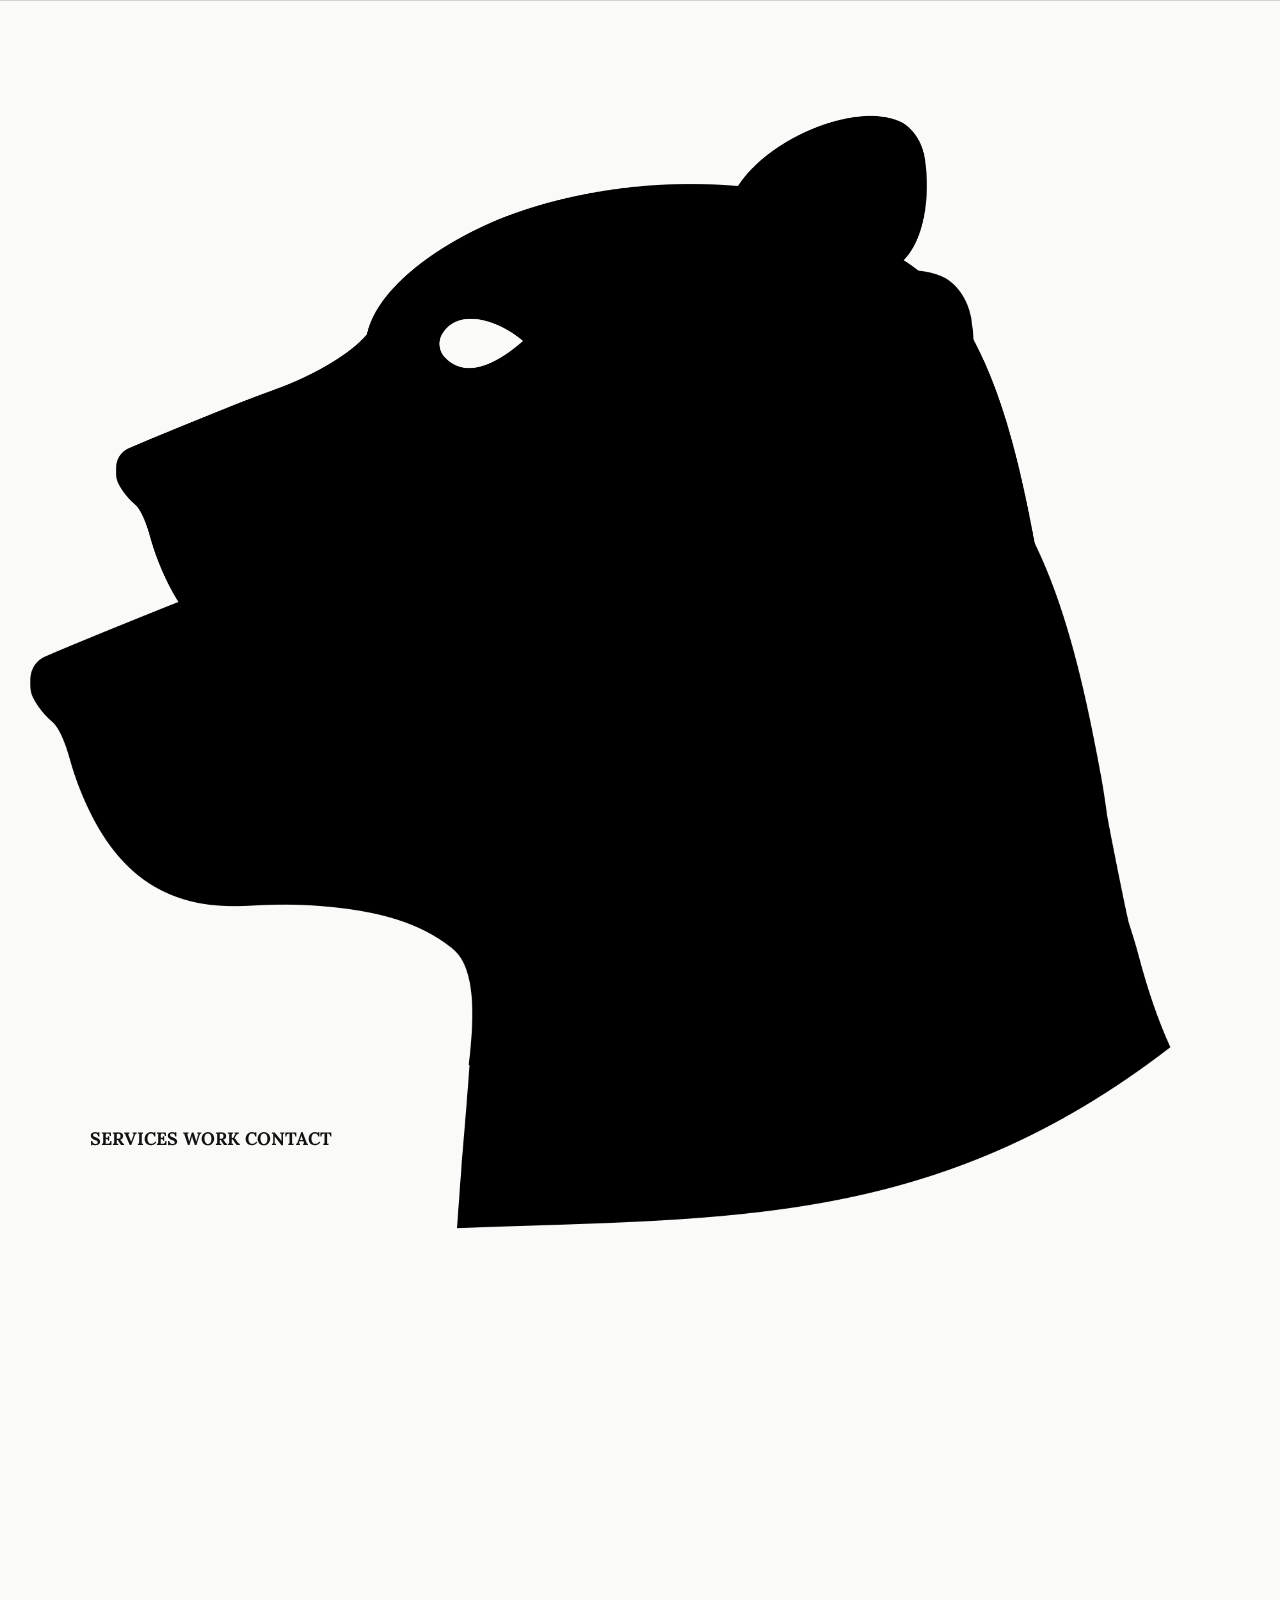
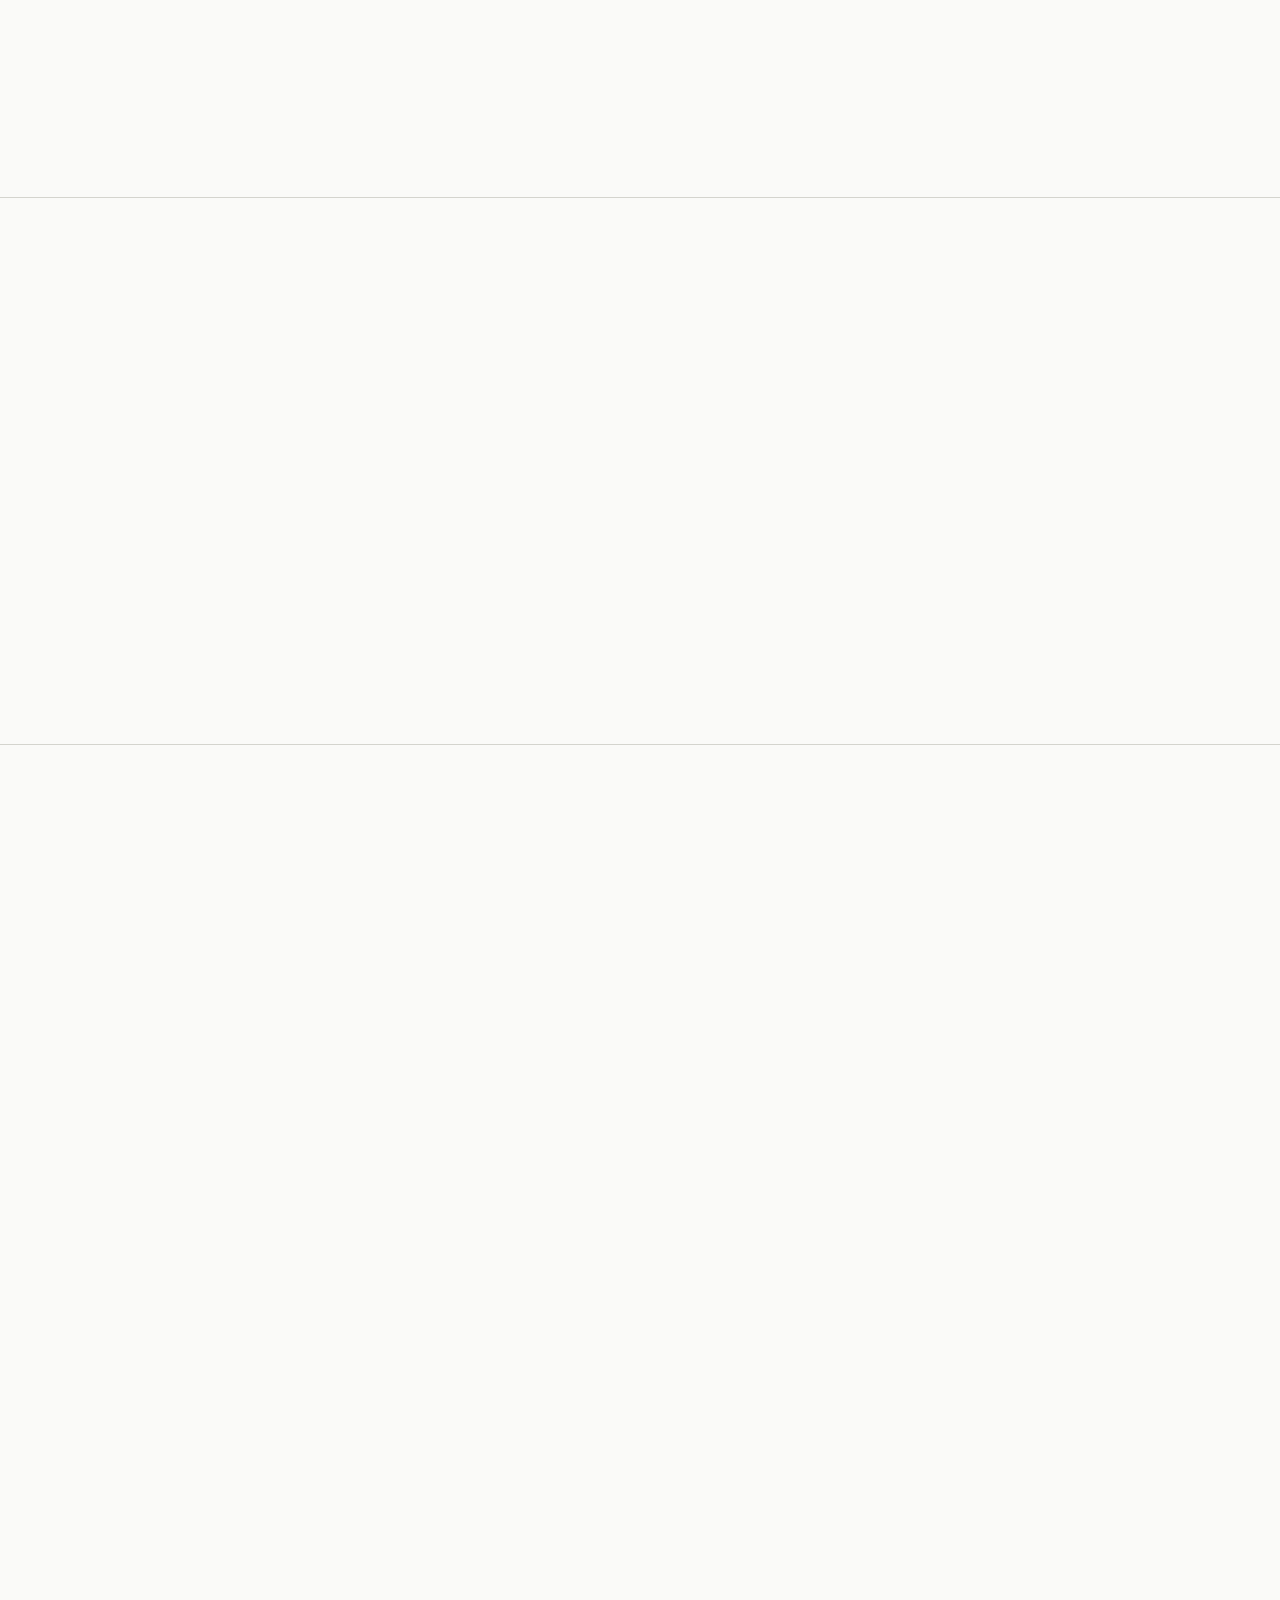
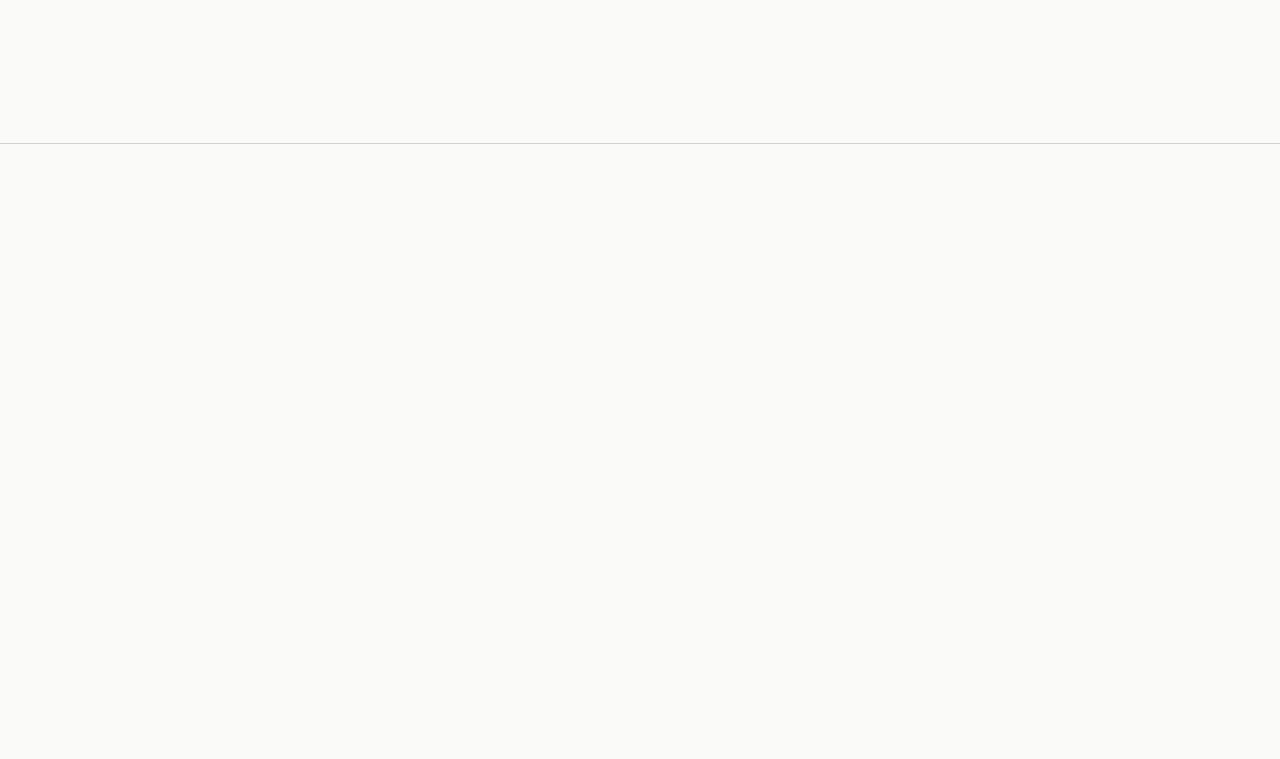
<file: index.html>
<!-- This HTML has been written with the help of the Gemini AI LLM -->
<!DOCTYPE html>
<html lang="en">
<head>
  <meta charset="UTF-8" />
  <meta name="viewport" content="width=device-width, initial-scale=1.0" />
  <title>OBFORD | IT Consultancy</title>

  <link rel="preconnect" href="https://fonts.googleapis.com">
  <link rel="preconnect" href="https://fonts.gstatic.com" crossorigin>
  <link href="https://fonts.googleapis.com/css2?family=Quattrocento:wght@400;700&family=Lora:ital,wght@0,400;1,400&display=swap" rel="stylesheet">

  <link rel="stylesheet" href="styles.css" />

  <link id="dynamic-favicon" rel="icon" type="image/png" sizes="32x32" href="assets/Logo/obford-black-favicon/favicon-32x32.png">
  <link rel="apple-touch-icon" sizes="180x180" href="assets/Logo/obford-black-favicon/apple-touch-icon.png">
  <link rel="manifest" href="assets/Logo/obford-black-favicon/site.webmanifest">
</head>

<body class="mode-scroll">

  <header class="site-header">
    <div class="header-inner">
      <picture class="logo-small">
        <source srcset="assets/Logo/obford-white.png" media="(prefers-color-scheme: dark)">
        <img src="assets/Logo/obford-black.png" alt="OBFORD Logo" />
      </picture>

      <nav>
        <a href="#services"><strong>SERVICES</strong></a>
        <a href="#work"><strong>WORK</strong></a>
        <a href="#contact"><strong>CONTACT</strong></a>
      </nav>
    </div>
  </header>

  <main class="snap-container">

    <section id="hero" class="section hero snap">
      <div class="section-inner">
        <picture class="logo-large reveal">
          <source srcset="assets/Logo/obford-white.png" media="(prefers-color-scheme: dark)">
          <img src="assets/Logo/obford-black.png" alt="OBFORD Logo" />
        </picture>

        <h1 class="reveal">OBFORD</h1>

        <p class="tagline reveal">
          Independent IT consultancy delivering<br>
          secure, reliable systems for growing teams.
        </p>
      </div>
      <div class="arrow section-arrow" data-scroll="#services"></div>
    </section>

    <section id="services" class="section snap">
      <div class="section-inner">
        <h2 class="reveal">SERVICES</h2>
        <p class="muted reveal">
          IT Operations · Infrastructure · Automation · Security & reliability
        </p>

        <p class="reveal">
          Practical consultancy focused on real-world IT operations, from end-user
          environments and device fleets to infrastructure, tooling, and long-term reliability.
        </p>
      </div>
      <div class="arrow section-arrow" data-scroll="#work"></div>
    </section>

    <section id="work" class="section snap">
      <div class="section-inner">
        <h2 class="reveal">WORK</h2>
        <p class="reveal">
          Hands-on delivery across gaming, energy, retail, and enterprise IT environments.
        </p>

        <p class="muted reveal">
          Experience includes operating as a IT engineer within an Xbox Game Studio
          supporting 500+ users, alongside enterprise support roles and infrastructure-focused work.
        </p>

        <div class="trusted reveal">
          <p class="trusted-text">Companies I've Worked With</p>
          <ul class="trusted-logos">
            <li><img src="assets/Trusted/xbox.png" alt="Xbox" /></li>
            <li><img src="assets/Trusted/playground-games.png" alt="Playground Games" /></li>
            <li><img src="assets/Trusted/baker-hughes.png" alt="Baker Hughes" /></li>
            <li><img src="assets/Trusted/tesco.png" alt="Tesco" /></li>
            <li><img src="assets/Trusted/terra-wortmann.png" alt="Terra / Wortmann" /></li>
          </ul>
        </div>

        <p class="muted reveal">Selected case studies and portfolio coming soon.</p>
      </div>
      <div class="arrow section-arrow" data-scroll="#contact"></div>
    </section>

    <section id="contact" class="section snap contact-section">
      <div class="section-inner">
        <h2 class="reveal">CONTACT</h2>
        <p class="muted reveal">
          Consultancy, advisory, and operational support.
        </p>
        
        <p class="contact-line reveal">
          Not Live Yet :)
        </p>

        <p class="muted small reveal">UK-based · Remote or on-site</p>
        
        <p class="personal-link reveal">
          <a href="about.html">About Me</a>
          <span class="separator">|</span>
          <a href="https://www.linkedin.com/in/oliver-beresford/" target="_blank">LinkedIn</a>
        </p>
      </div>
    </section>

  </main>

  <script src="script.js"></script>
</body>
</html>
</file>
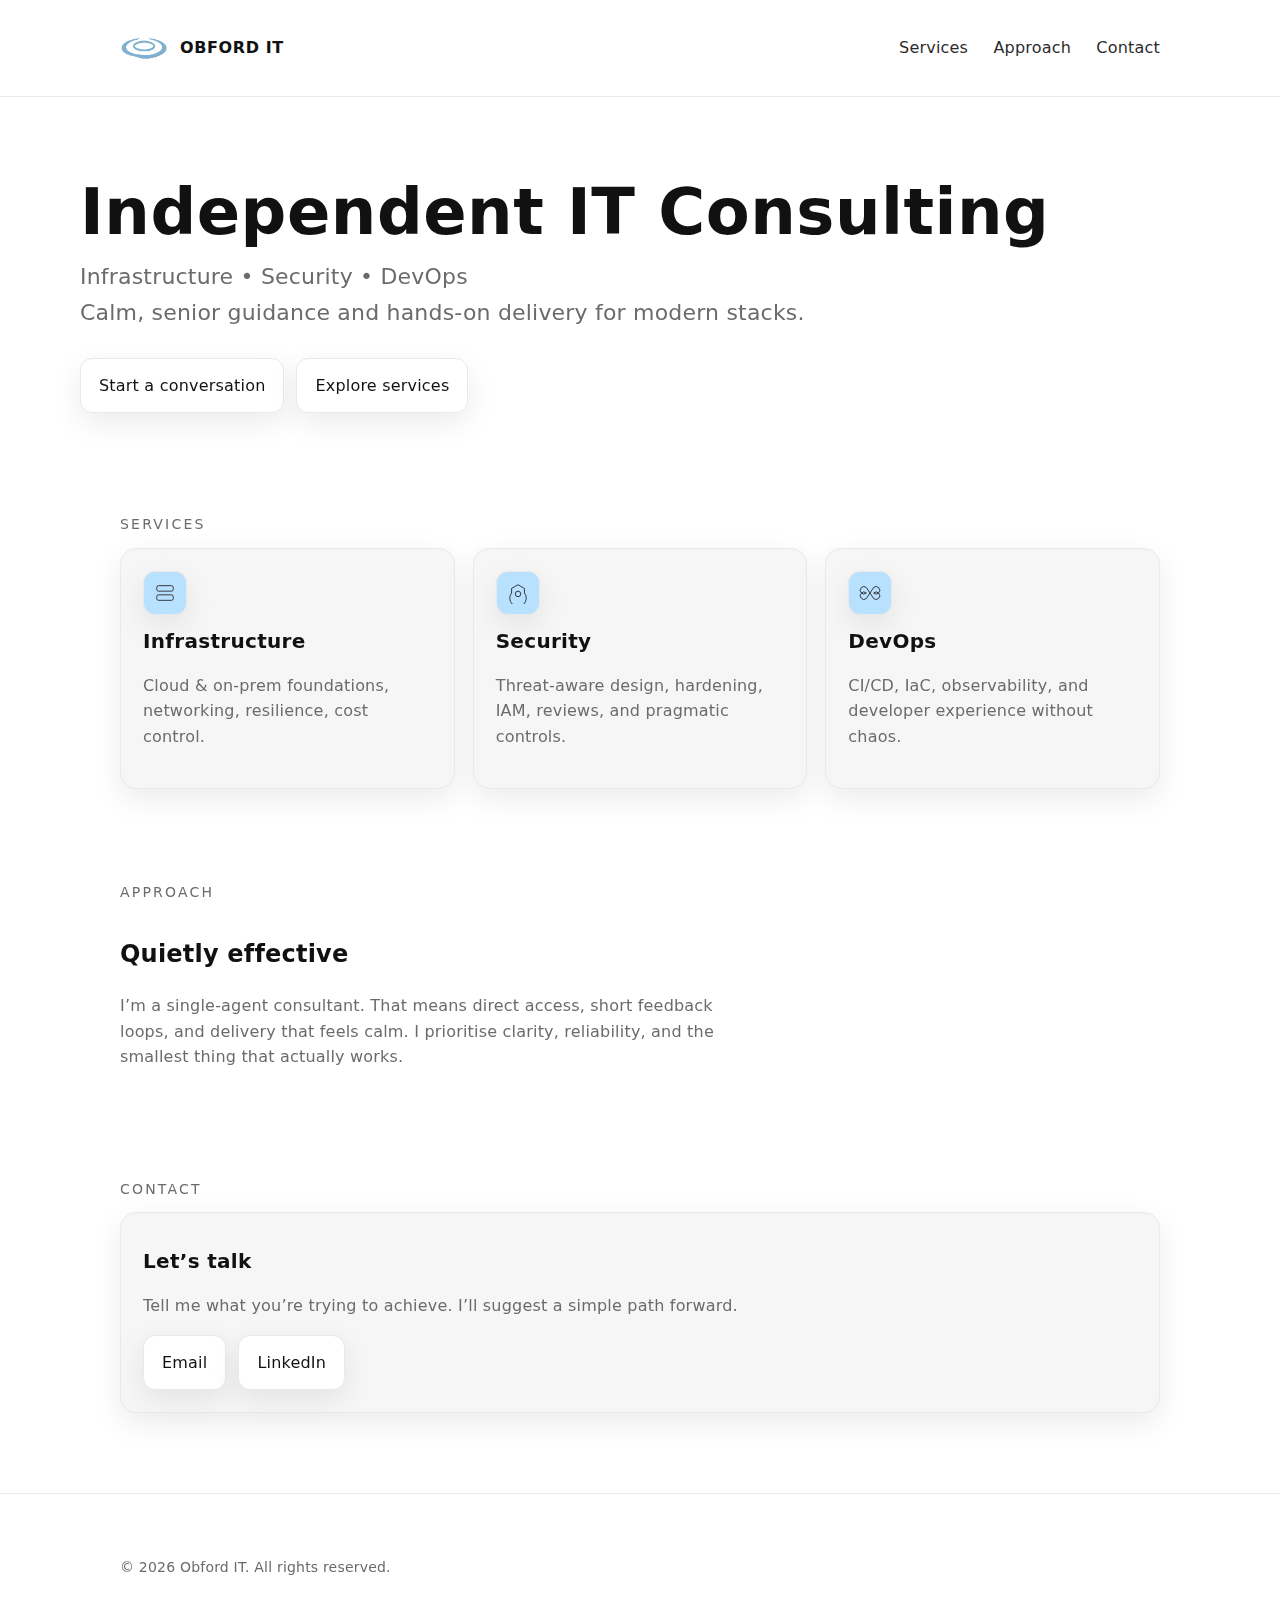
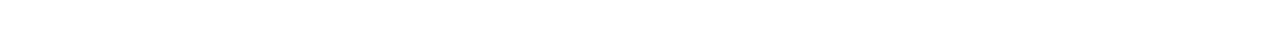
<file: archive/index.html>
<!doctype html>
<html lang="en">
<head>
  <meta charset="utf-8" />
  <meta name="viewport" content="width=device-width, initial-scale=1" />
  <meta name="color-scheme" content="light dark" />
  <!-- UPDATE: Page title -->
  <title>Obford IT</title>
  <link rel="icon" type="image/x-icon" href="favicon.ico">
  <!-- UPDATE: Meta description -->
  <meta name="description" content="Obford IT — Independent IT consultant for Infrastructure, Security, and DevOps.">
  <style>
    :root{
      --bg: #ffffff;
      --text: #111111;
      --muted: #6b6b6b;
      --card: #f6f6f6;
      --border: #e9e9e9;
      /* Pastel accents (solid colours only) */
      --accent-1: #B8E1FF; /* blue */
      --accent-2: #B8E1FF; /* green */
      --accent-3: #FBE3EC; /* pink */
      --accent-ink: #2b2b2b;
      --radius: 16px;
      --shadow: 0 10px 30px rgba(0,0,0,.08);
      --focus: 0 0 0 3px rgba(184,225,255,.8);
      color-scheme: light;
    }

    /* Dark mode (variables only; still flat colours) */
    @media (prefers-color-scheme: dark){
      :root{
        --bg: #0f0f10;
        --text: #f2f2f2;
        --muted: #a1a1a1;
        --card: #151516;
        --border: #2a2a2c;
        --accent-ink: #0f0f10; /* for text on pastel blocks */
        --shadow: 0 10px 30px rgba(0,0,0,.5);
        --focus: 0 0 0 3px rgba(184,225,255,.25);
        color-scheme: dark;
      }
    }

    *{box-sizing:border-box}
    html,body{height:100%}
    body{
      margin:0;
      font-family: ui-sans-serif, system-ui, -apple-system, Segoe UI, Roboto, Helvetica, Arial, "Apple Color Emoji", "Segoe UI Emoji";
      background: var(--bg);
      color: var(--text);
      line-height: 1.6;
      letter-spacing:.2px;
    }
    .wrap{
      max-width: 1120px;
      margin: 0 auto;
      padding: 24px clamp(16px, 4vw, 40px);
    }

    /* Header */
    header{
      position: sticky;
      top: 0;
      backdrop-filter: saturate(180%) blur(8px);
      background: var(--bg);
      border-bottom: 1px solid var(--border);
      z-index: 10;
    }
    .nav{
      display:flex;align-items:center;gap:24px;justify-content:space-between;
    }
    .brand{
      display:flex;align-items:center;gap:12px;text-decoration:none;color:inherit;
    }
    .brand-mark{
      width:48px;height:48px;border-radius:6px;
    }
    .brand-name{font-weight:700;letter-spacing:.6px}

    nav a{
      text-decoration:none;color:inherit;opacity:.9;margin-left:20px;position:relative;
    }
    nav a::after{
      content:"";position:absolute;left:0;bottom:-6px;height:2px;width:0;
      /* keep gradient only here */
      background: linear-gradient(90deg, var(--accent-1), var(--accent-2), var(--accent-3));
      transition: width .25s ease;
      border-radius:2px;
    }
    nav a:focus-visible{outline:none;box-shadow: var(--focus)}
    nav a:hover::after{width:100%}

    /* Hero */
    .hero{
      padding: 80px 0 32px;
    }
    .hero h1{
      font-size: clamp(32px, 6vw, 64px);
      line-height:1.1;margin:0 0 12px;
      letter-spacing:.5px;
    }
    .sub{
      font-size: clamp(16px, 2.6vw, 22px);
      color: var(--muted);
      max-width: 60ch;
      margin: 0 0 28px;
    }

    .cta-row{display:flex;gap:12px;flex-wrap:wrap}
    .btn{
      appearance:none;border:1px solid var(--border);
      padding:14px 18px;border-radius:12px;background: var(--bg);color:inherit;
      text-decoration:none;box-shadow: var(--shadow);
      transition: transform .15s ease, box-shadow .15s ease;
    }
    .btn:hover{transform: translateY(-1px)}
    .btn:focus-visible{outline:none;box-shadow: var(--focus)}

    /* Cards */
    .grid{
      display:grid;gap:18px;
      grid-template-columns: repeat(12, 1fr);
    }
    .card{
      grid-column: span 4;
      background: var(--card);
      border: 1px solid var(--border);
      border-radius: var(--radius);
      padding: 22px;
      box-shadow: var(--shadow);
    }
    @media (max-width: 900px){
      .card{grid-column: span 6}
    }
    @media (max-width: 640px){
      .card{grid-column: span 12}
    }

    .card h3{margin:10px 0 8px;font-size:20px;letter-spacing:.3px}
    .muted{color: var(--muted)}

    .icon{
	  width:44px;height:44px;border-radius:12px;display:grid;place-items:center;
	  background-color: var(--accent-2); /* solid pastel */
	  border:1px solid var(--border);
	  box-shadow: var(--shadow);
	  color: var(--accent-ink); /* <-- keeps SVG stroke dark in all themes */
	}

    .section-title{
      margin: 44px 0 12px;
      font-size: 14px;
      text-transform: uppercase;
      letter-spacing: 2.2px;
      color: var(--muted);
    }

    .split{
      display:grid;gap:24px;grid-template-columns: 1.2fr .8fr;
      align-items:start;
    }
    @media (max-width: 900px){.split{grid-template-columns: 1fr}}

    .note{
      padding:18px;border:1px solid var(--border);border-radius: var(--radius);
      background-color: var(--accent-3); /* solid pastel */
      color: var(--accent-ink);
    }

    footer{
      margin-top:56px;padding:38px 0;border-top:1px solid var(--border);color: var(--muted);font-size:14px;
    }

    .sr-only{position:absolute;width:1px;height:1px;padding:0;margin:-1px;overflow:hidden;clip:rect(0,0,0,0);white-space:nowrap;border:0}
  </style>
</head>
<body>
  <header>
    <div class="wrap nav">
      <a class="brand" href="#top">
        <img class="brand-mark" src="obford.png">
        <!-- UPDATE: Company name -->
        <span class="brand-name">OBFORD IT</span>
      </a>
      <nav aria-label="Primary">
        <!-- UPDATE: Navigation links if needed -->
        <a href="#services">Services</a>
        <a href="#approach">Approach</a>
        <a href="#contact">Contact</a>
      </nav>
    </div>
  </header>

    <main id="top">
    <section class="wrap hero">
      <!-- UPDATE: Hero headline -->
      <h1>Independent IT Consulting</h1>
      <!-- UPDATE: Hero subtext -->
      <p class="sub">Infrastructure • Security • DevOps <br> Calm, senior guidance and hands-on delivery for modern stacks.</p>
      <div class="cta-row">
        <!-- UPDATE: CTA links -->
        <a class="btn" href="#contact">Start a conversation</a>
        <a class="btn" href="#services">Explore services</a>
      </div>
    </section>

    <section id="services" class="wrap">
      <div class="section-title">Services</div>
      <div class="grid">
        <!-- UPDATE: Service card 1 -->
        <article class="card">
          <div class="icon" aria-hidden="true">
            <svg width="22" height="22" viewBox="0 0 24 24" fill="none" stroke="currentColor">
              <rect x="3" y="4" width="18" height="6" rx="2"></rect>
              <rect x="3" y="14" width="18" height="6" rx="2"></rect>
              <path d="M7 7h.01M7 17h.01"></path>
            </svg>
          </div>
          <h3>Infrastructure</h3>
          <p class="muted">Cloud & on-prem foundations, networking, resilience, cost control.</p>
        </article>

        <!-- UPDATE: Service card 2 -->
        <article class="card">
          <div class="icon" aria-hidden="true">
            <svg width="22" height="22" viewBox="0 0 24 24" fill="none" stroke="currentColor">
              <path d="M12 3l7 4v5a9 9 0 1 1-14 0V7l7-4z"></path>
              <circle cx="12" cy="13" r="3"></circle>
            </svg>
          </div>
          <h3>Security</h3>
          <p class="muted">Threat-aware design, hardening, IAM, reviews, and pragmatic controls.</p>
        </article>

        <!-- UPDATE: Service card 3 -->
        <article class="card">
          <div class="icon" aria-hidden="true">
            <svg width="22" height="22" viewBox="0 0 24 24" fill="none" stroke="currentColor">
              <path d="M8 12a4 4 0 1 1 0-6h0l4 6-4 6h0a4 4 0 1 1 0-6"></path>
              <path d="M16 12a4 4 0 1 0 0-6h0l-4 6 4 6h0a4 4 0 1 0 0-6"></path>
            </svg>
          </div>
          <h3>DevOps</h3>
          <p class="muted">CI/CD, IaC, observability, and developer experience without chaos.</p>
        </article>
      </div>
    </section>

    <section id="approach" class="wrap">
      <div class="section-title">Approach</div>
      <div class="split">
        <!-- UPDATE: Approach text -->
        <div>
          <h2>Quietly effective</h2>
          <p class="muted">I’m a single-agent consultant. That means direct access, short feedback loops, and delivery that feels calm. I prioritise clarity, reliability, and the smallest thing that actually works.</p>
        </div>
      </div>
    </section>

    <section id="contact" class="wrap">
      <div class="section-title">Contact</div>
      <div class="grid">
        <div class="card" style="grid-column: span 12">
		<!-- UPDATE: Contact card text -->
		  <h3>Let’s talk</h3>
		  <p class="muted">Tell me what you’re trying to achieve. I’ll suggest a simple path forward.</p>
		  <div class="cta-row">
		    <!-- UPDATE: Contact links -->
		    <a class="btn" href="mailto:info@obford.com">Email</a>
		    <a class="btn" href="https://uk.linkedin.com/in/oliver-beresford" target="_blank" rel="noopener">LinkedIn</a>
		  </div>
      </div>
    </section>
  </main>

  <footer>
    <div class="wrap">
      © <span id="y"></span> Obford IT. All rights reserved.
    </div>
  </footer>
  <script>document.getElementById('y').textContent = new Date().getFullYear()</script>
</body>
</html>
</file>
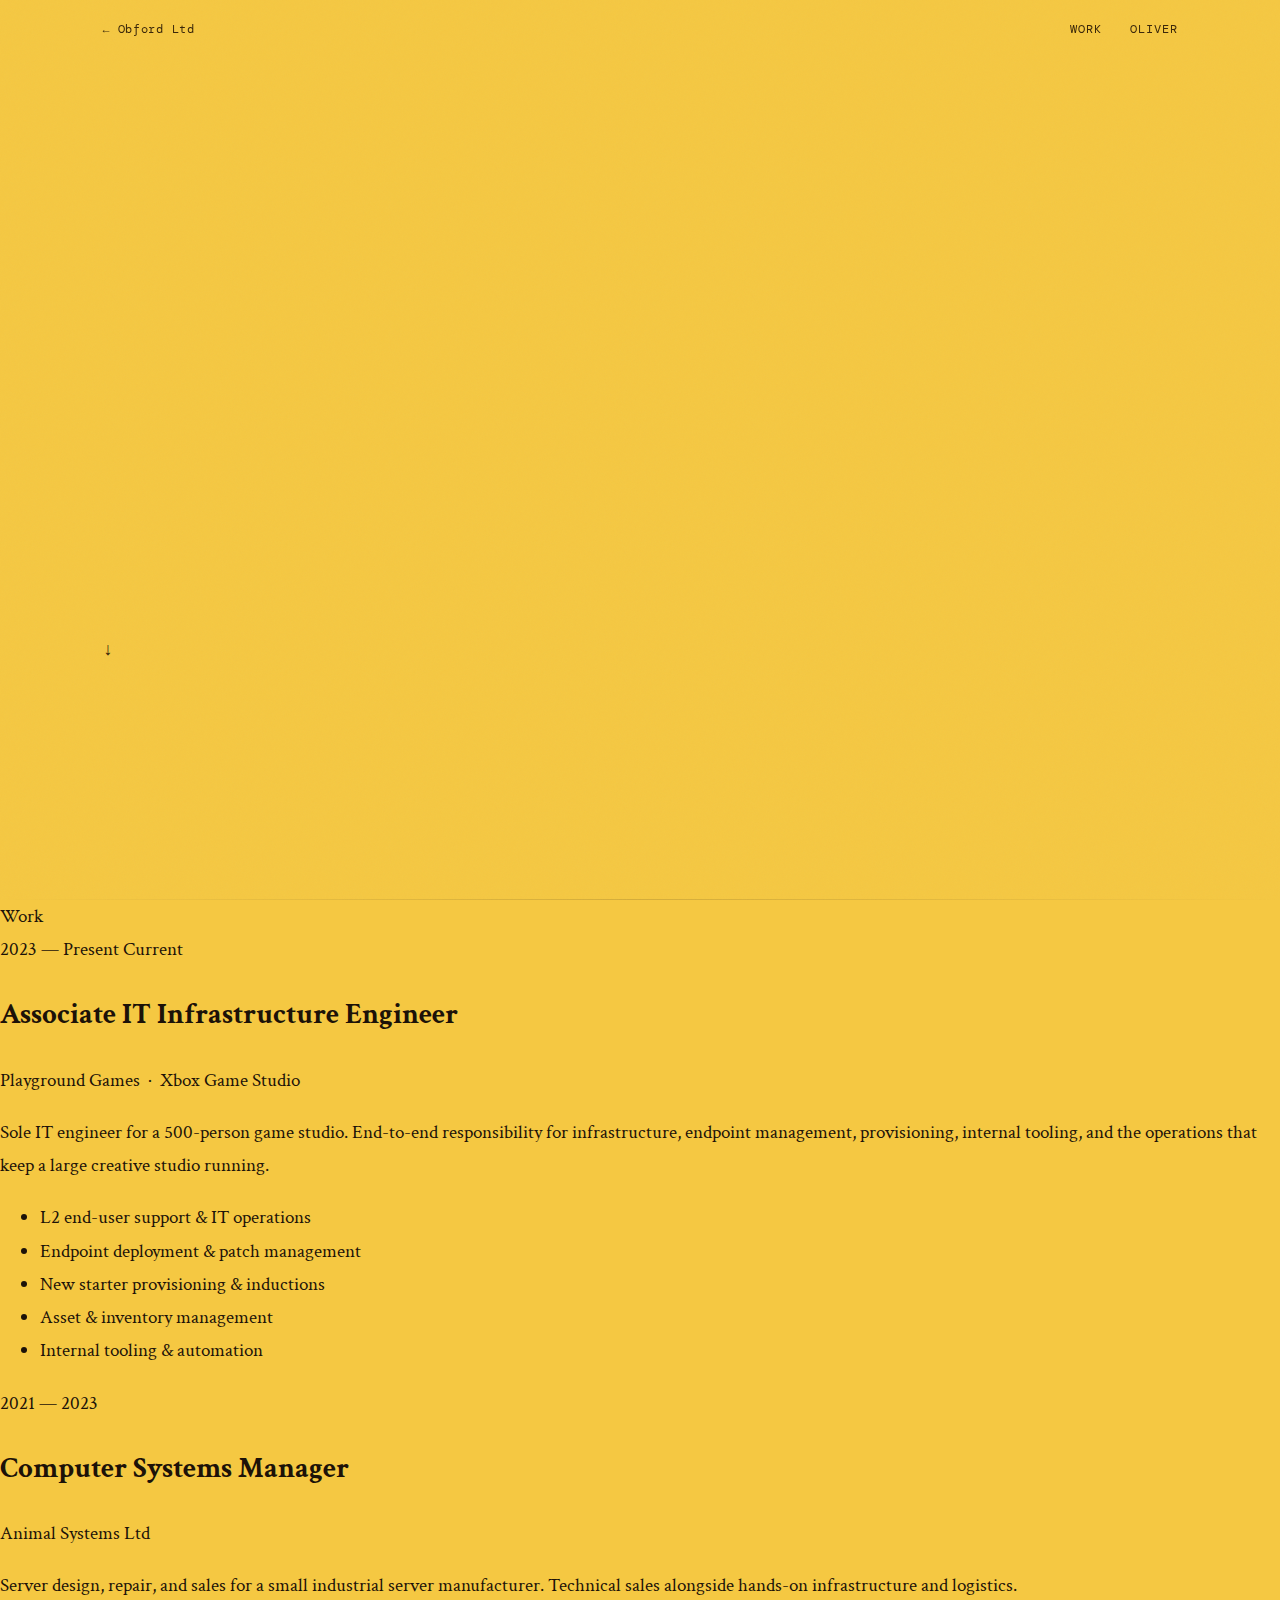
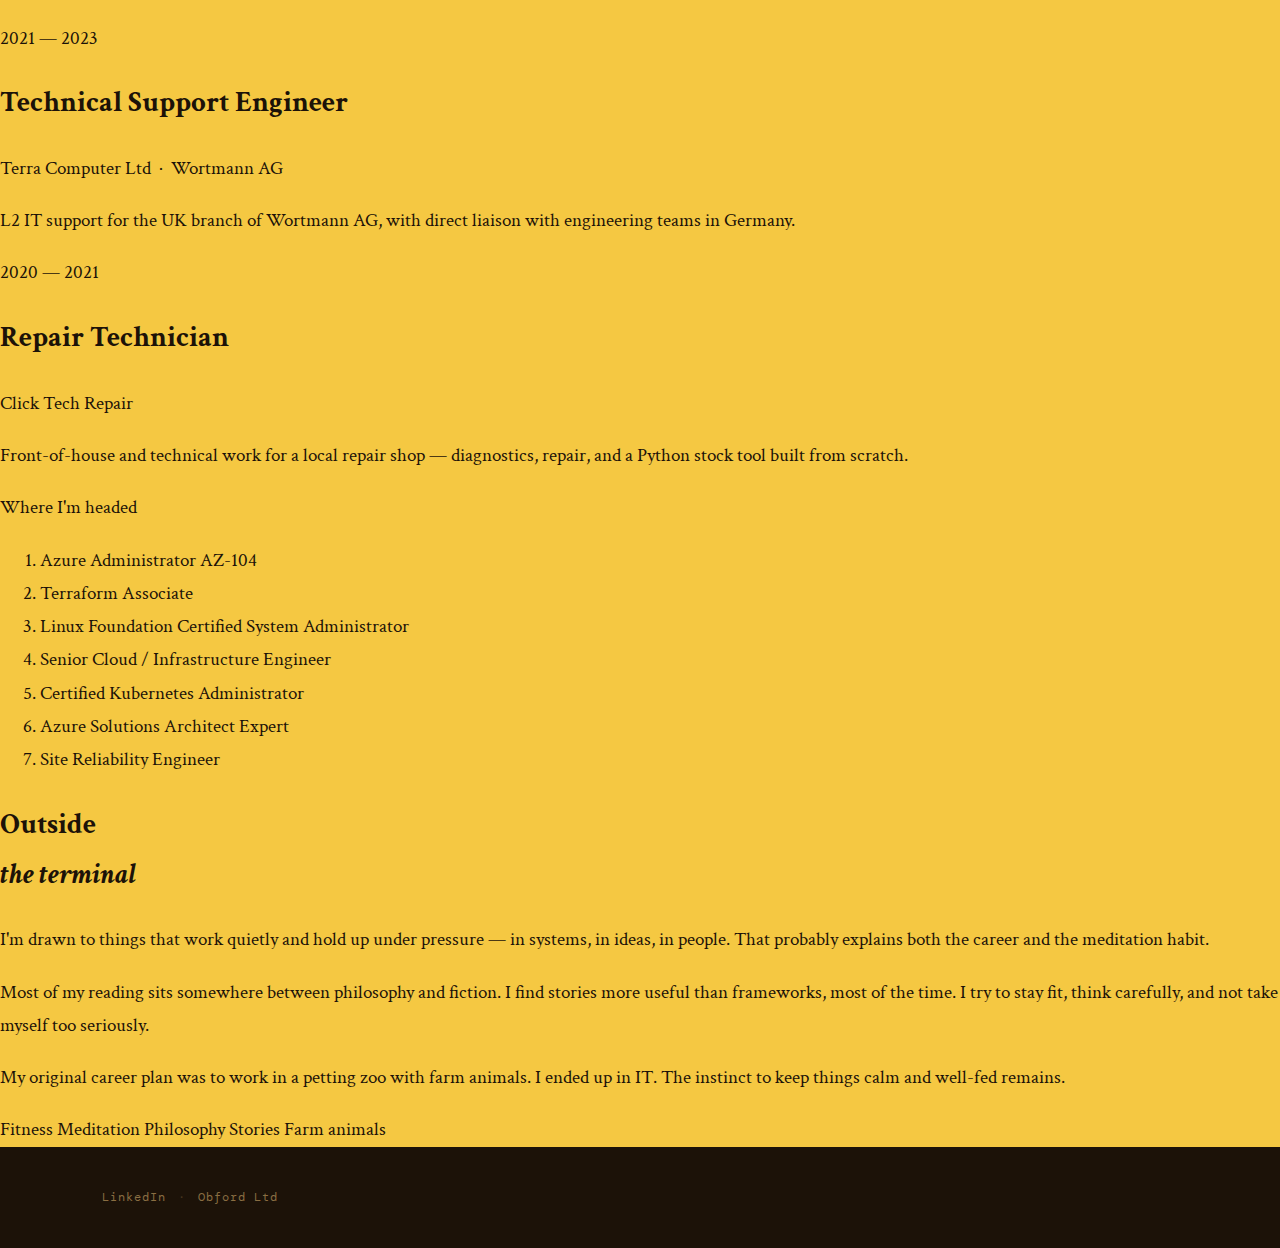
<file: about.html>
<!DOCTYPE html>
<html lang="en">
<head>
  <meta charset="UTF-8" />
  <meta name="viewport" content="width=device-width, initial-scale=1.0" />
  <title>Oliver Beresford</title>

  <link rel="preconnect" href="https://fonts.googleapis.com">
  <link rel="preconnect" href="https://fonts.gstatic.com" crossorigin>
  <link href="https://fonts.googleapis.com/css2?family=DM+Serif+Display:ital@0;1&family=Crimson+Text:ital,wght@0,400;0,600;1,400&family=DM+Mono:wght@400;500&display=swap" rel="stylesheet">

  <link rel="stylesheet" href="about.css" />

  <link rel="icon" href="assets/Logo/obford-black-favicon/favicon-32x32.png" media="(prefers-color-scheme: light)">
  <link rel="icon" href="assets/Logo/obford-white-favicon/favicon-32x32.png" media="(prefers-color-scheme: dark)">
  <link rel="icon" type="image/png" sizes="32x32" href="assets/Logo/obford-black-favicon/favicon-32x32.png">
  <link rel="apple-touch-icon" sizes="180x180" href="assets/Logo/obford-black-favicon/apple-touch-icon.png">
  <link rel="manifest" href="assets/Logo/obford-black-favicon/site.webmanifest">
</head>

<body>

  <div class="grain" aria-hidden="true"></div>

  <nav class="top-nav">
    <a href="index.html" class="nav-back">← Obford Ltd</a>
    <div class="nav-links">
      <a href="#work">Work</a>
      <a href="#person">Oliver</a>
    </div>
  </nav>

  <main>

    <!-- HERO -->
    <section class="hero" id="top">
      <div class="hero-inner">
        <p class="hero-eyebrow">Oliver Beresford</p>
        <h1 class="hero-title">IT engineer.<br><em>Curious person.</em></h1>
        <p class="hero-sub">UK &nbsp;·&nbsp; Contracted through Obford Ltd</p>
      </div>
      <div class="scroll-hint" aria-hidden="true">↓</div>
    </section>

    <!-- WORK -->
    <section class="section-work" id="work">
      <div class="section-label">Work</div>

      <div class="timeline">

        <article class="timeline-item current">
          <div class="timeline-meta">
            <span class="timeline-date">2023 — Present</span>
            <span class="timeline-tag">Current</span>
          </div>
          <h2 class="timeline-role">Associate IT Infrastructure Engineer</h2>
          <p class="timeline-company">Playground Games &nbsp;·&nbsp; Xbox Game Studio</p>
          <p class="timeline-desc">
            Sole IT engineer for a 500-person game studio. End-to-end responsibility
            for infrastructure, endpoint management, provisioning, internal tooling,
            and the operations that keep a large creative studio running.
          </p>
          <ul class="timeline-list">
            <li>L2 end-user support & IT operations</li>
            <li>Endpoint deployment & patch management</li>
            <li>New starter provisioning & inductions</li>
            <li>Asset & inventory management</li>
            <li>Internal tooling & automation</li>
          </ul>
        </article>

        <article class="timeline-item">
          <div class="timeline-meta">
            <span class="timeline-date">2021 — 2023</span>
          </div>
          <h2 class="timeline-role">Computer Systems Manager</h2>
          <p class="timeline-company">Animal Systems Ltd</p>
          <p class="timeline-desc">
            Server design, repair, and sales for a small industrial server manufacturer.
            Technical sales alongside hands-on infrastructure and logistics.
          </p>
        </article>

        <article class="timeline-item">
          <div class="timeline-meta">
            <span class="timeline-date">2021 — 2023</span>
          </div>
          <h2 class="timeline-role">Technical Support Engineer</h2>
          <p class="timeline-company">Terra Computer Ltd &nbsp;·&nbsp; Wortmann AG</p>
          <p class="timeline-desc">
            L2 IT support for the UK branch of Wortmann AG,
            with direct liaison with engineering teams in Germany.
          </p>
        </article>

        <article class="timeline-item">
          <div class="timeline-meta">
            <span class="timeline-date">2020 — 2021</span>
          </div>
          <h2 class="timeline-role">Repair Technician</h2>
          <p class="timeline-company">Click Tech Repair</p>
          <p class="timeline-desc">
            Front-of-house and technical work for a local repair shop —
            diagnostics, repair, and a Python stock tool built from scratch.
          </p>
        </article>

      </div>

      <div class="roadmap-block">
        <p class="roadmap-label">Where I'm headed</p>
        <ol class="roadmap">
          <li>Azure Administrator <span class="cert">AZ-104</span></li>
          <li>Terraform Associate</li>
          <li>Linux Foundation Certified System Administrator</li>
          <li class="milestone">Senior Cloud / Infrastructure Engineer</li>
          <li>Certified Kubernetes Administrator</li>
          <li>Azure Solutions Architect Expert</li>
          <li class="milestone">Site Reliability Engineer</li>
        </ol>
      </div>

    </section>

    <!-- PERSONAL -->
    <section class="section-personal" id="person">
      <div class="personal-inner">

        <h2 class="personal-title">Outside<br><em>the terminal</em></h2>

        <div class="personal-body">
          <p>
            I'm drawn to things that work quietly and hold up under pressure —
            in systems, in ideas, in people. That probably explains both the
            career and the meditation habit.
          </p>
          <p>
            Most of my reading sits somewhere between philosophy and fiction.
            I find stories more useful than frameworks, most of the time.
            I try to stay fit, think carefully, and not take myself too seriously.
          </p>
          <p class="aside">
            My original career plan was to work in a petting zoo with farm animals.
            I ended up in IT. The instinct to keep things calm and well-fed remains.
          </p>
        </div>

        <div class="interests">
          <span>Fitness</span>
          <span>Meditation</span>
          <span>Philosophy</span>
          <span>Stories</span>
          <span>Farm animals</span>
        </div>

      </div>
    </section>

    <footer class="site-footer">
      <a href="https://www.linkedin.com/in/oliver-beresford/" target="_blank">LinkedIn</a>
      <span class="sep">·</span>
      <a href="index.html">Obford Ltd</a>
    </footer>

  </main>

  <script src="about.js"></script>
</body>
</html>
</file>
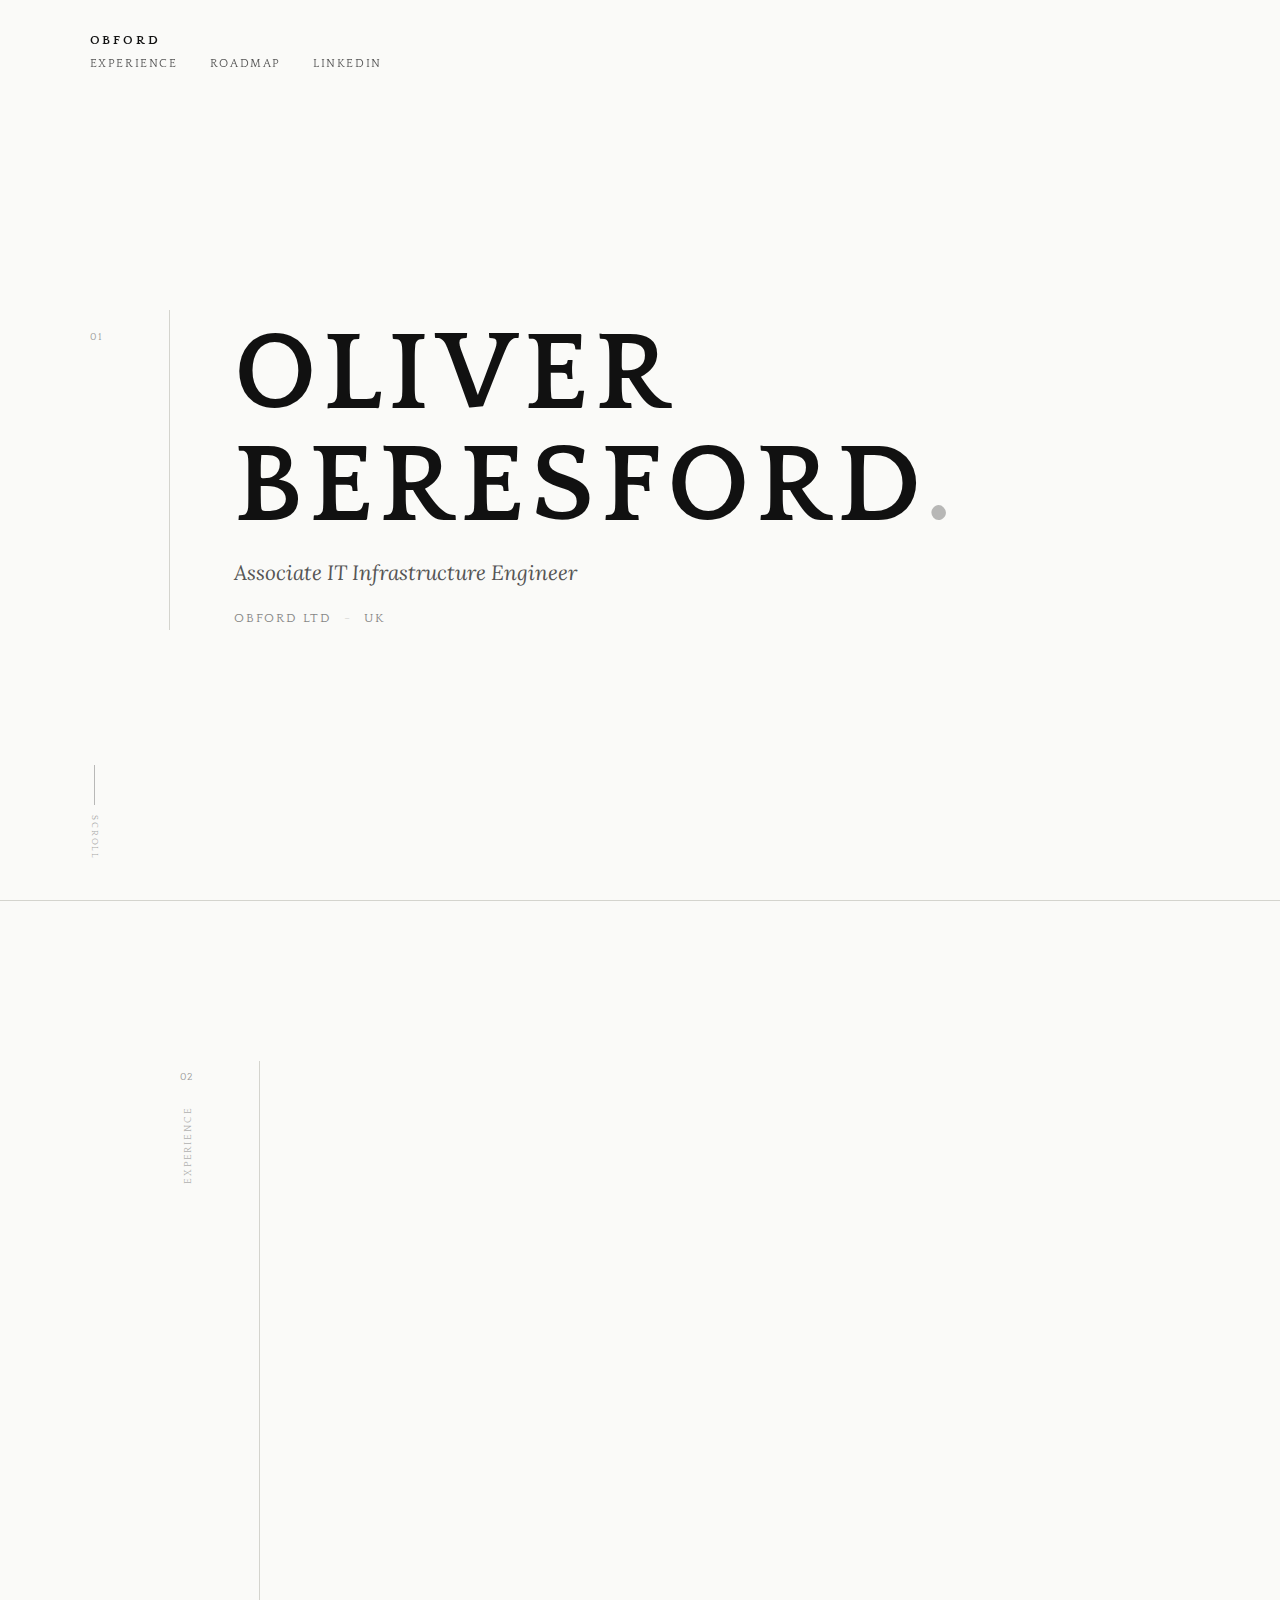
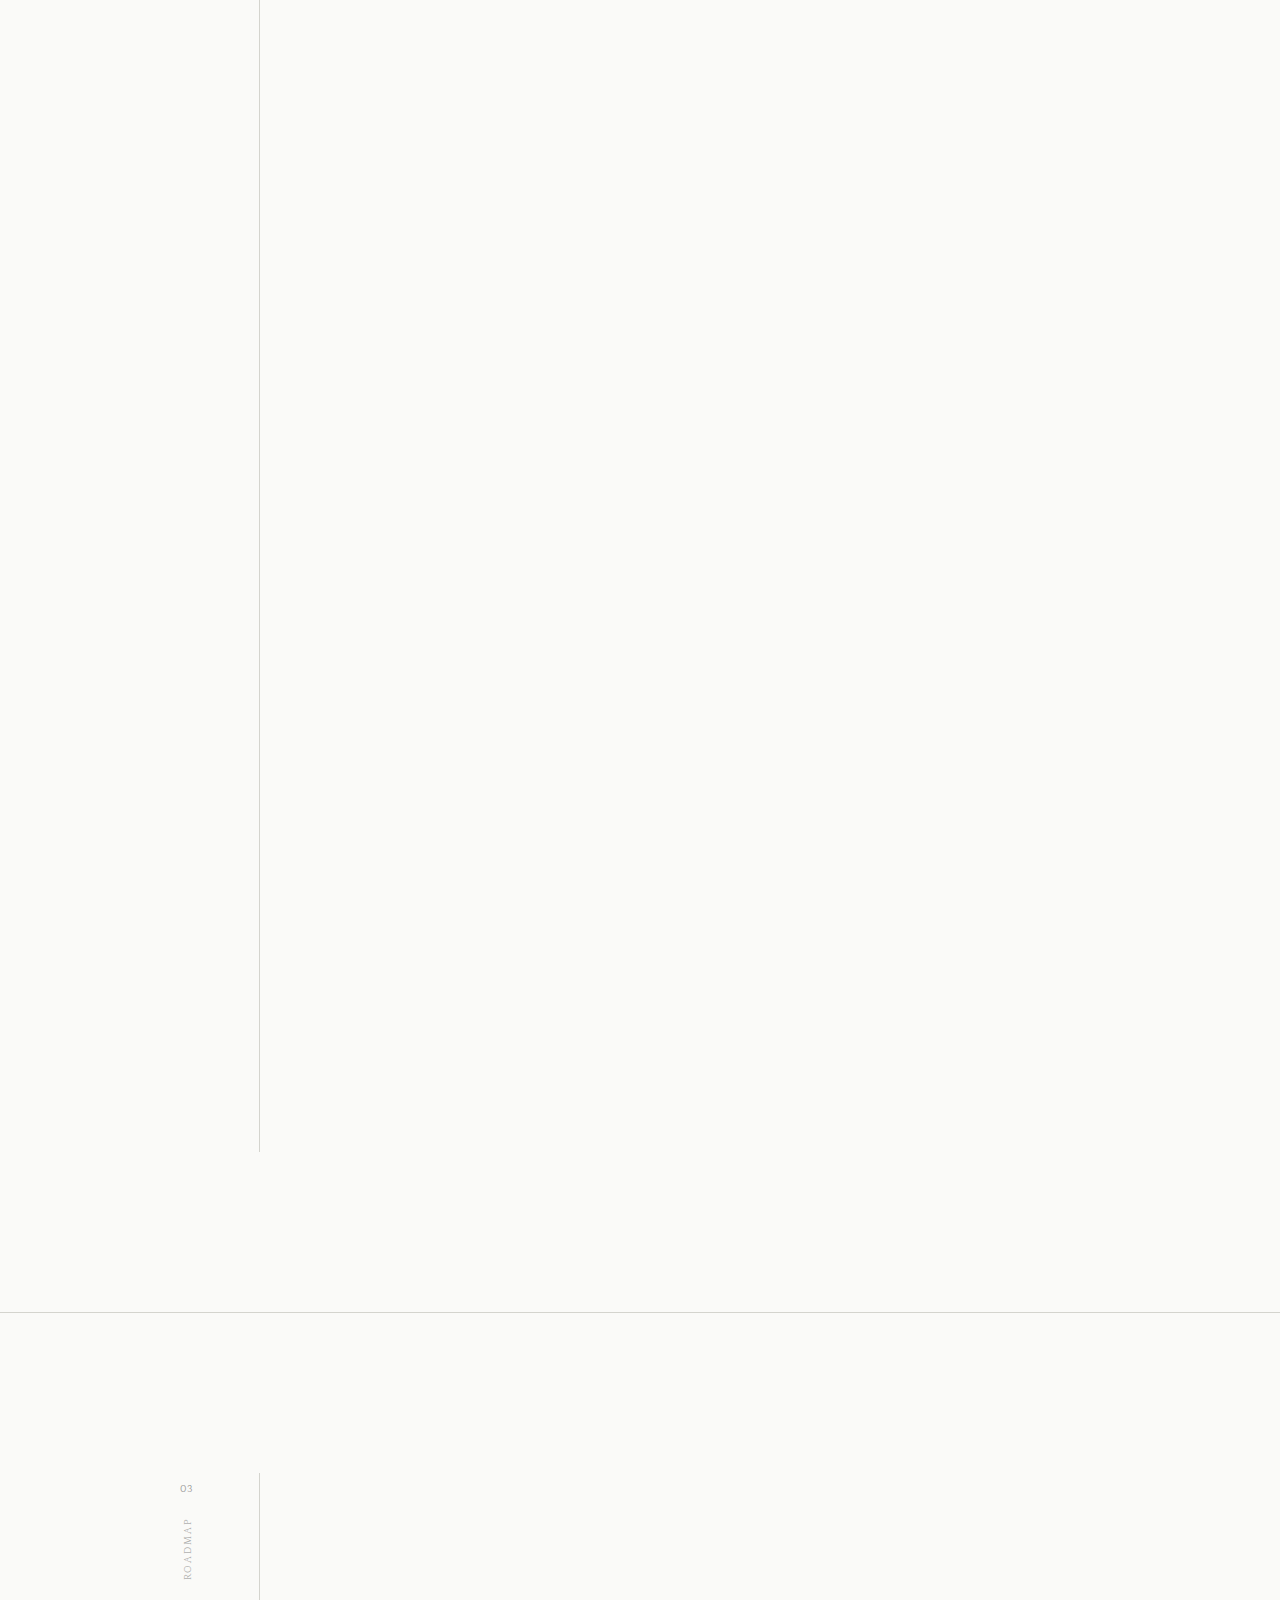
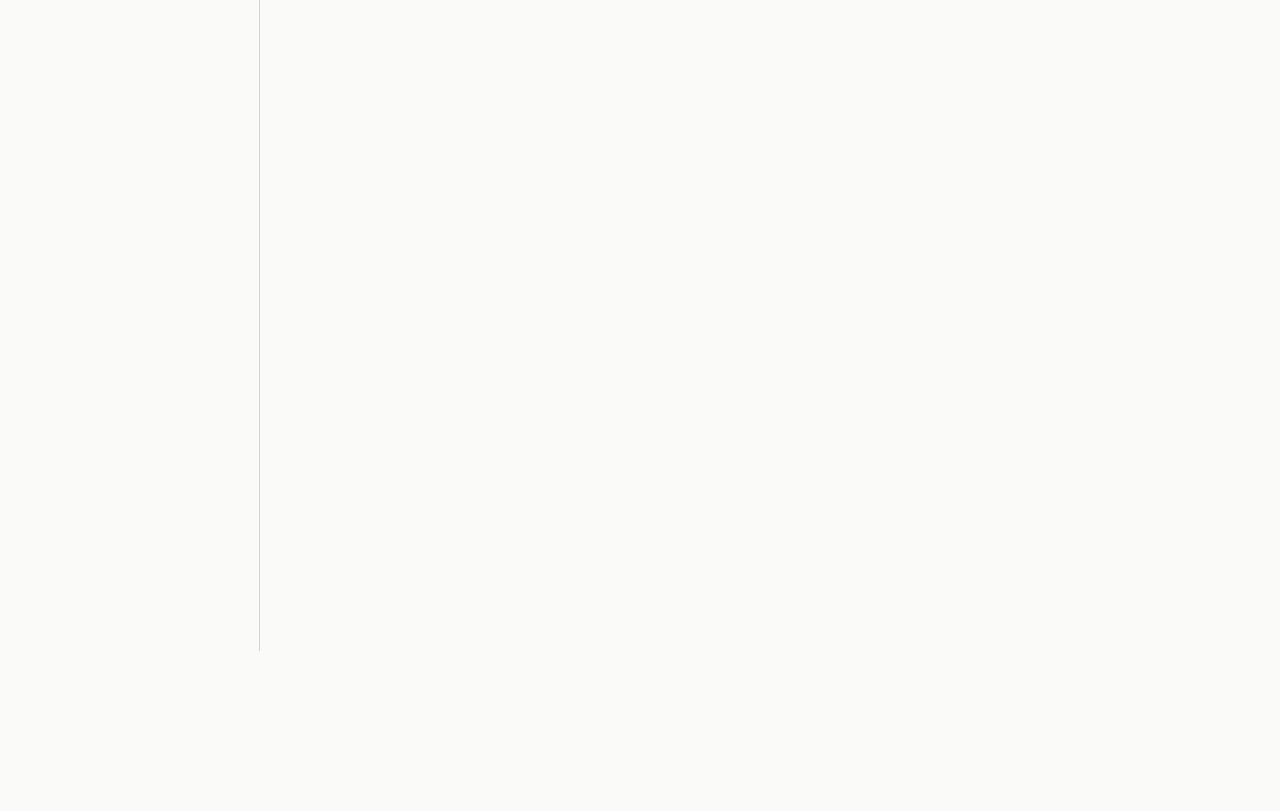
<file: experience.html>
<!DOCTYPE html>
<html lang="en">
<head>
  <meta charset="UTF-8" />
  <meta name="viewport" content="width=device-width, initial-scale=1.0" />
  <title>Oliver Beresford - Experience</title>

  <link rel="preconnect" href="https://fonts.googleapis.com">
  <link rel="preconnect" href="https://fonts.gstatic.com" crossorigin>
  <link href="https://fonts.googleapis.com/css2?family=Quattrocento:wght@400;700&family=Lora:ital,wght@0,400;0,600;1,400&display=swap" rel="stylesheet">

  <link rel="stylesheet" href="styles.css" />
  <link rel="stylesheet" href="experience.css" />

  <link id="dynamic-favicon" rel="icon" type="image/png" sizes="32x32" href="assets/Logo/obford-black-favicon/favicon-32x32.png">
  <link rel="apple-touch-icon" sizes="180x180" href="assets/Logo/obford-black-favicon/apple-touch-icon.png">
  <link rel="manifest" href="assets/Logo/obford-black-favicon/site.webmanifest">
</head>

<body class="mode-scroll">

  <header class="site-header">
    <div class="header-inner">
      <a href="index.html" class="wordmark">OBFORD</a>
      <nav class="site-nav">
        <a href="#experience">Experience</a>
        <a href="#roadmap">Roadmap</a>
        <a href="https://www.linkedin.com/in/oliver-beresford/" target="_blank">LinkedIn</a>
      </nav>
    </div>
  </header>

  <main>

    <!-- ① HERO -->
    <section id="hero" class="hero">
      <div class="hero-layout">

        <div class="hero-left">
          <span class="hero-index">01</span>
        </div>

        <div class="hero-right">
          <div class="hero-main reveal">
            <div class="hero-text">
              <h1 class="hero-heading">
                OLIVER<br>BERESFORD<span class="hero-dot">.</span>
              </h1>
              <p class="hero-descriptor">
                Associate IT Infrastructure Engineer
              </p>
              <div class="hero-meta">
                <span>Obford Ltd</span>
                <span class="meta-sep">-</span>
                <span>UK</span>
              </div>
            </div>
          </div>
        </div>

      </div>

      <button class="scroll-cue" data-scroll="#experience" aria-label="Scroll to Experience">
        <span class="scroll-cue-line"></span>
        <span class="scroll-cue-label">Scroll</span>
      </button>
    </section>

    <!-- ② EXPERIENCE -->
    <section id="experience" class="section">
      <div class="section-layout">

        <div class="section-left">
          <span class="section-index">02</span>
          <span class="section-title-vert">Experience</span>
        </div>

        <div class="section-right">
          <h2 class="section-heading reveal">
            Five+ years<br>
            <em>in the field.</em>
          </h2>

          <div class="career-timeline">

            <article class="career-item current reveal">
              <div class="career-meta">
                <span class="career-date">2026 - Present</span>
                <span class="career-tag">Current</span>
              </div>
              <h3 class="career-role">Associate IT Infrastructure Engineer</h3>
              <p class="career-company">Playground Games &nbsp;·&nbsp; Xbox Game Studio</p>
              <p class="career-desc">
                Supporting infrastructure operations across networking, server, storage, and cloud
                environments within a world-class game studio - home of the Forza Horizon series
                and the upcoming Fable franchise. Working alongside senior engineers to keep
                internal teams productive and environments running efficiently.
              </p>
              <ul class="career-list">
                <li>System monitoring, patching, and troubleshooting</li>
                <li>Infrastructure support across network, server, storage, and cloud</li>
                <li>Endpoint management and day-to-day IT operations</li>
                <li>Collaborating with senior engineers on stable, secure technical solutions</li>
                <li>Internal tooling and process improvement</li>
                <li>Continuous development toward infrastructure certifications</li>
              </ul>
            </article>

            <article class="career-item reveal">
              <div class="career-meta">
                <span class="career-date">2023 - 2026</span>
              </div>
              <h3 class="career-role">IT Support Engineer - Grade 2</h3>
              <p class="career-company">Playground Games &nbsp;·&nbsp; Xbox Game Studio</p>
              <p class="career-desc">
                Support at 500-person game studio. Covering
                endpoint management, provisioning, internal app development,
                and the operations that keep a large creative studio running.
              </p>
            </article>

            <article class="career-item reveal">
              <div class="career-meta">
                <span class="career-date">2021 - 2023</span>
              </div>
              <h3 class="career-role">Computer Systems Manager</h3>
              <p class="career-company">Animal Systems Ltd</p>
              <p class="career-desc">
                Server design, repair, and sales for a small industrial server manufacturer.
                Technical sales alongside hands-on infrastructure and logistics.
              </p>
            </article>

            <article class="career-item reveal">
              <div class="career-meta">
                <span class="career-date">2021 - 2023</span>
              </div>
              <h3 class="career-role">Technical Support Engineer</h3>
              <p class="career-company">Terra Computer Ltd &nbsp;·&nbsp; Wortmann AG</p>
              <p class="career-desc">
                L2 IT support for the UK branch of Wortmann AG,
                with direct liaison with engineering teams in Germany.
              </p>
            </article>

            <article class="career-item reveal">
              <div class="career-meta">
                <span class="career-date">2020 - 2021</span>
              </div>
              <h3 class="career-role">Repair Technician</h3>
              <p class="career-company">Click Tech Repair</p>
              <p class="career-desc">
                Front-of-house and technical work for a local repair shop -
                diagnostics, repair, and a Python stock tool built from scratch.
              </p>
            </article>

          </div>
        </div>

      </div>
    </section>

    <!-- ③ ROADMAP -->
    <section id="roadmap" class="section">
      <div class="section-layout">

        <div class="section-left">
          <span class="section-index">03</span>
          <span class="section-title-vert">Roadmap</span>
        </div>

        <div class="section-right">
          <h2 class="section-heading reveal">
            Where<br>
            <em>I'm headed.</em>
          </h2>

          <ol class="pro-roadmap reveal">
            <li>VMware VCP-DCV <span class="pro-cert">in progress</span></li>
            <li>Azure Administrator <span class="pro-cert">AZ-104</span></li>
            <li>Linux Foundation Certified System Administrator <span class="pro-cert">LFCS</span></li>
            <li class="pro-milestone">Infrastructure Engineer</li>
            <li>HashiCorp Terraform Associate</li>
            <li>Azure DevOps / GitHub Actions - hands-on pipeline experience</li>
            <li class="pro-milestone">Senior Infrastructure / Platform Engineer</li>
            <li>Certified Kubernetes Administrator <span class="pro-cert">CKA</span></li>
            <li>Azure Solutions Architect Expert <span class="pro-cert">AZ-305</span></li>
            <li class="pro-milestone">Site Reliability Engineer</li>
          </ol>
        </div>

      </div>
    </section>

  </main>

  <script src="experience.js"></script>
</body>
</html>
</file>
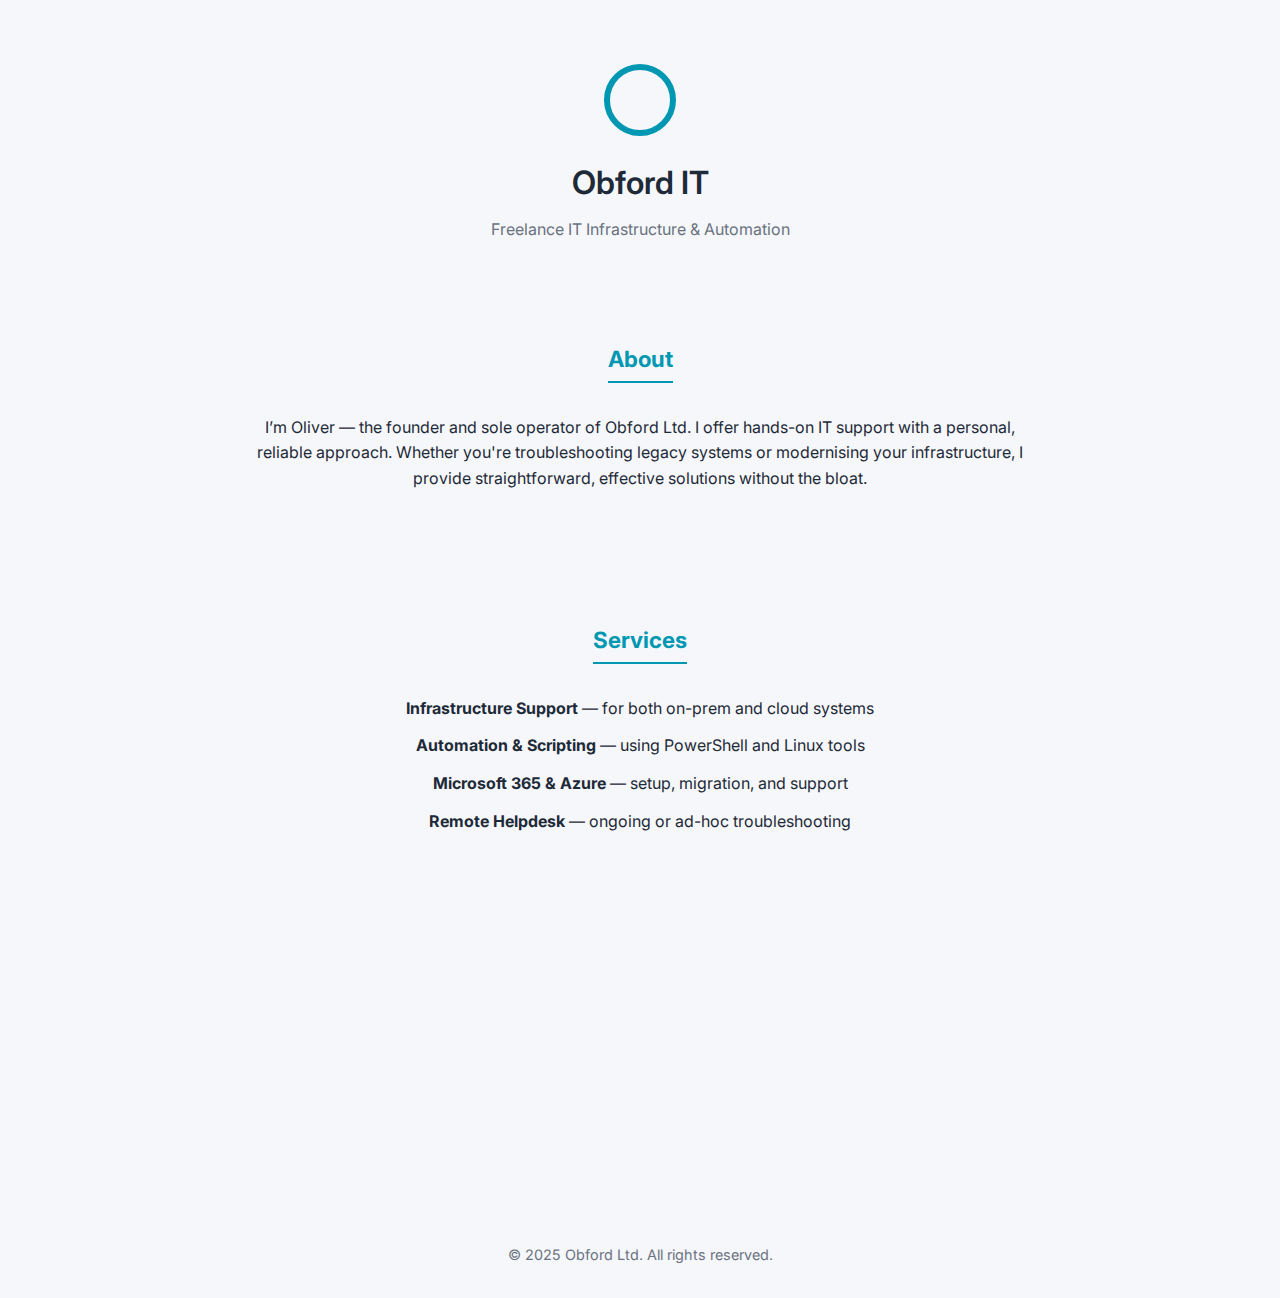
<file: website.html>
<!DOCTYPE html>
<html lang="en">
<head>
  <meta charset="UTF-8" />
  <meta name="viewport" content="width=device-width, initial-scale=1.0" />
  <title>Obford IT</title>
  <link href="https://fonts.googleapis.com/css2?family=Inter:wght@400;600&display=swap" rel="stylesheet">
  <style>
    html, body {
      margin: 0;
      padding: 0;
      height: 100%;
      font-family: 'Inter', sans-serif;
      background-color: #f5f7fa;
      color: #1e2a38;
      line-height: 1.6;
    }
    body {
      display: flex;
      flex-direction: column;
    }
    header {
      padding: 4rem 1rem 2rem;
      text-align: center;
    }
    .logo {
      width: 60px;
      height: 60px;
      border: 6px solid #0097b2;
      border-radius: 50%;
      margin: 0 auto 1rem;
      animation: popIn 0.6s ease-out;
    }
    h1 {
      font-size: 2rem;
      margin-bottom: 0.5rem;
      font-weight: 600;
    }
    p.subtitle {
      font-size: 1rem;
      color: #6b7280;
      margin: 0 auto;
      max-width: 500px;
    }
    .container {
      flex: 1;
      max-width: 800px;
      margin: 0 auto;
      padding: 0 1rem;
      text-align: center;
    }
    section {
      padding: 3rem 0;
    }
    h2 {
  font-size: 1.4rem;
  color: #0097b2;
  margin-bottom: 1rem;
  display: inline-block;
  border-left: none;
  border-bottom: 2px solid #0097b2;
  padding-left: 0;
  padding-bottom: 0.25rem;
}
    ul {
      list-style: none;
      padding: 0;
    }
    li {
      margin-bottom: 0.75rem;
    }
    a {
      color: #0097b2;
      text-decoration: none;
    }
    a:hover {
      text-decoration: underline;
    }
    footer {
      text-align: center;
      font-size: 0.9rem;
      padding: 2rem;
      color: #6b7280;
      background: #f5f7fa;
    }
    .fade-in {
      opacity: 0;
      transform: translateY(20px);
      transition: opacity 0.8s ease-out, transform 0.8s ease-out;
    }
    .fade-in.visible {
      opacity: 1;
      transform: translateY(0);
    }
    @keyframes popIn {
      0% { transform: scale(0.6); opacity: 0; }
      100% { transform: scale(1); opacity: 1; }
    }
  </style>
</head>
<body>
  <header>
    <div class="logo"></div>
    <h1>Obford IT</h1>
    <p class="subtitle">Freelance IT Infrastructure & Automation</p>
  </header>

  <main class="container">
    <section class="fade-in">
      <h2>About</h2>
      <p>I’m Oliver — the founder and sole operator of Obford Ltd. I offer hands-on IT support with a personal, reliable approach. Whether you're troubleshooting legacy systems or modernising your infrastructure, I provide straightforward, effective solutions without the bloat.</p>
    </section>

    <section class="fade-in">
      <h2>Services</h2>
      <ul>
        <li><strong>Infrastructure Support</strong> — for both on-prem and cloud systems</li>
        <li><strong>Automation & Scripting</strong> — using PowerShell and Linux tools</li>
        <li><strong>Microsoft 365 & Azure</strong> — setup, migration, and support</li>
        <li><strong>Remote Helpdesk</strong> — ongoing or ad-hoc troubleshooting</li>
      </ul>
    </section>

    <section class="fade-in">
      <h2>Contact</h2>
      <p>If you'd like to work with someone technical, responsive, and easy to deal with — just reach out.</p>
      <p>Email: <a href="mailto:info@obford.co.uk">info@obford.co.uk</a></p>
      <p>LinkedIn: <a href="https://uk.linkedin.com/in/oliver-beresford">https://uk.linkedin.com/in/oliver-beresford</a></p>
    </section>
  </main>

  <footer>
    &copy; 2025 Obford Ltd. All rights reserved.
  </footer>

  <script>
    // Simple scroll animation
    const elements = document.querySelectorAll('.fade-in');
    const observer = new IntersectionObserver(entries => {
      entries.forEach(entry => {
        if (entry.isIntersecting) {
          entry.target.classList.add('visible');
        }
      });
    }, { threshold: 0.1 });

    elements.forEach(el => observer.observe(el));
  </script>
</body>
</html>
</file>
<file: styles.css>
/* ================================================
   STYLES.CSS - Obford Ltd professional site
   Aesthetic: editorial, asymmetric, typographic
   Fonts: Quattrocento (display) + Lora (body)
   ================================================ */

:root {
  --bg:          #fafaf8;
  --fg:          #111111;
  --muted:       #555555;
  --rule:        #d4d4ce;
  --rule-strong: #b0b0a8;
  --accent:      #111111;
  --hover-bg:    #f2f2ee;

  --font-display: 'Quattrocento', serif;
  --font-body:    'Lora', serif;

  --pad-x:       clamp(28px, 7vw, 96px);
  --pad-section: clamp(96px, 14vw, 160px);

  /* Left column width - holds index number + rotated label */
  --col-left:    80px;
  --col-gap:     clamp(32px, 5vw, 72px);
}

@media (prefers-color-scheme: dark) {
  :root {
    --bg:          #0e0e0c;
    --fg:          #e8e8e4;
    --muted:       #aaaaaa;
    --rule:        #2e2e2c;
    --rule-strong: #404040;
    --hover-bg:    #161614;
  }
}

/* ---- Reset ---- */
*, *::before, *::after { box-sizing: border-box; }
html { scroll-behavior: smooth; }

body {
  margin: 0;
  background: var(--bg);
  color: var(--fg);
  font-family: var(--font-body);
  font-size: clamp(16px, 1.8vw, 18px);
  line-height: 1.8;
  -webkit-font-smoothing: antialiased;
  overflow-x: hidden;
}

a {
  color: inherit;
  text-decoration: none;
  transition: opacity 0.2s ease;
}
a:hover { opacity: 0.6; }
a:focus-visible { outline: 2px solid var(--fg); outline-offset: 4px; }

img { display: block; max-width: 100%; }

/* ---- Header ---- */
.site-header {
  position: fixed;
  top: 0; left: 0; right: 0;
  z-index: 100;
  padding: 22px var(--pad-x);
  display: flex;
  align-items: center;
  justify-content: space-between;
  background: transparent;
  transition: background 0.3s ease, border-color 0.3s ease;
  border-bottom: 1px solid transparent;
}

.site-header.scrolled {
  background: var(--bg);
  border-bottom-color: var(--rule);
}

.wordmark {
  font-family: var(--font-display);
  font-size: 0.8rem;
  font-weight: 700;
  letter-spacing: 0.22em;
  color: var(--fg);
  opacity: 1;
  transition: opacity 0.2s;
}
.wordmark:hover { opacity: 0.5; }

.site-nav {
  display: flex;
  gap: 32px;
  font-family: var(--font-display);
  font-size: 0.72rem;
  font-weight: 400;
  letter-spacing: 0.14em;
  text-transform: uppercase;
}
.site-nav a { color: var(--muted); transition: color 0.2s; }
.site-nav a:hover { color: var(--fg); opacity: 1; }

/* ================================================
   SHARED SECTION LAYOUT
   Left col: index number + rotated label
   Right col: content
   ================================================ */

.section-layout {
  display: grid;
  grid-template-columns: var(--col-left) 1fr;
  gap: 0 var(--col-gap);
  max-width: 1100px;
  margin: 0 auto;
  padding: 0 var(--pad-x);
}

.section-left {
  display: flex;
  flex-direction: column;
  align-items: flex-start;
  padding-top: 8px;
  border-right: 1px solid var(--rule);
  padding-right: 20px;
  position: relative;
}

.section-index {
  font-family: var(--font-display);
  font-size: 0.6rem;
  letter-spacing: 0.18em;
  color: var(--muted);
  margin-bottom: 20px;
  opacity: 0.6;
}

.section-title-vert {
  font-family: var(--font-display);
  font-size: 0.6rem;
  letter-spacing: 0.2em;
  text-transform: uppercase;
  color: var(--muted);
  writing-mode: vertical-lr;
  transform: rotate(180deg);
  opacity: 0.45;
}

.section-right {
  padding-top: 8px;
}

/* ================================================
   SECTION HEADINGS
   ================================================ */
.section-heading {
  font-family: var(--font-display);
  font-size: clamp(2rem, 5vw, 3.6rem);
  font-weight: 700;
  line-height: 1.1;
  letter-spacing: 0.04em;
  margin: 0 0 40px;
  color: var(--fg);
}

.section-heading em {
  font-family: var(--font-body);
  font-style: italic;
  font-weight: 400;
  color: var(--muted);
  letter-spacing: 0.02em;
}

.section-body p {
  max-width: 560px;
  margin: 0 0 20px;
  line-height: 1.85;
}

.section-body p:last-child { margin-bottom: 0; }

.muted { color: var(--muted); }
.section-intro { max-width: 560px; margin-bottom: 48px; font-size: 1rem; }

/* ================================================
   HERO
   ================================================ */
.hero {
  min-height: 100vh;
  min-height: 100dvh;
  display: flex;
  flex-direction: column;
  justify-content: center;
  padding: 120px var(--pad-x) 80px;
  position: relative;
}

.hero-layout {
  display: grid;
  grid-template-columns: var(--col-left) 1fr;
  gap: 0 var(--col-gap);
  max-width: 1100px;
  margin: 0 auto;
  width: 100%;
}

.hero-left {
  border-right: 1px solid var(--rule);
  padding-right: 20px;
  padding-top: 8px;
}

.hero-index {
  font-family: var(--font-display);
  font-size: 0.6rem;
  letter-spacing: 0.18em;
  color: var(--muted);
  opacity: 0.6;
}

.hero-right {
  padding-top: 8px;
}

.hero-main {
  display: flex;
  align-items: center;
  gap: clamp(24px, 4vw, 56px);
}

.hero-logo-wrap {
  flex-shrink: 0;
}

.hero-logo {
  width: clamp(80px, 10vw, 140px);
  height: auto;
}

.hero-text {
  display: flex;
  flex-direction: column;
}

.hero-heading {
  font-family: var(--font-display);
  font-size: clamp(3rem, 9vw, 7rem);
  font-weight: 700;
  line-height: 1;
  letter-spacing: 0.06em;
  margin: 0 0 16px;
  color: var(--fg);
  cursor: default;
  user-select: none;
  -webkit-user-select: none;
}

.hero-descriptor {
  font-family: var(--font-body);
  font-style: italic;
  font-size: clamp(1rem, 2vw, 1.3rem);
  color: var(--muted);
  margin: 0 0 20px;
  line-height: 1.4;
}

.hero-dot {
  color: var(--muted);
  opacity: 0.4;
}

@keyframes egg-flash {
  0%   { opacity: 1; }
  25%  { opacity: 0.15; }
  55%  { opacity: 1; }
  75%  { opacity: 0.3; }
  100% { opacity: 1; }
}
.hero-heading.egg-activated {
  animation: egg-flash 0.55s ease-in-out forwards;
}

.hero-meta {
  display: flex;
  align-items: center;
  gap: 12px;
  font-family: var(--font-display);
  font-size: 0.8rem;
  letter-spacing: 0.14em;
  color: var(--muted);
  text-transform: uppercase;
  opacity: 0.7;
}

.meta-sep { opacity: 0.4; }

/* Scroll cue */
.scroll-cue {
  position: absolute;
  bottom: 40px;
  left: var(--pad-x);
  display: flex;
  flex-direction: column;
  align-items: center;
  gap: 10px;
  background: none;
  border: none;
  cursor: pointer;
  padding: 0;
  color: var(--muted);
}

.scroll-cue-line {
  display: block;
  width: 1px;
  height: 40px;
  background: var(--muted);
  opacity: 0.4;
  animation: line-grow 2s ease-in-out infinite;
  transform-origin: top center;
}

@keyframes line-grow {
  0%, 100% { transform: scaleY(1); opacity: 0.4; }
  50%       { transform: scaleY(0.5); opacity: 0.15; }
}

.scroll-cue-label {
  font-family: var(--font-display);
  font-size: 0.58rem;
  letter-spacing: 0.2em;
  text-transform: uppercase;
  color: var(--muted);
  opacity: 0.5;
  writing-mode: vertical-lr;
}

/* ================================================
   SECTIONS
   ================================================ */
.section {
  padding: var(--pad-section) 0;
  border-top: 1px solid var(--rule);
}

/* ================================================
   TRUSTED LOGOS
   ================================================ */
.trusted {
  margin-bottom: 30px;
}

.trusted-label {
  font-family: var(--font-display);
  font-size: 0.8rem;
  letter-spacing: 0.18em;
  text-transform: uppercase;
  color: var(--muted);
  opacity: 0.6;
  margin: 0 0 20px;
}

.trusted-logos {
  display: grid;
  grid-template-columns: repeat(3, auto);
  justify-content: start;
  gap: 20px 40px;
  list-style: none;
  padding: 0; margin: 0;
}

.trusted-logos img {
  width: auto;
  max-width: 150px;
  filter: grayscale(100%);
  opacity: 1;
  transition: opacity 0.25s ease, filter 0.25s ease;
  object-fit: contain;
}
.trusted-logos img:hover { opacity: 1; filter: grayscale(0%); }

/* ================================================
   DISCIPLINES (replaces service grid)
   ================================================ */
.disciplines {
  display: flex;
  flex-direction: column;
  gap: 0;
  max-width: 580px;
}

.discipline {
  display: grid;
  grid-template-columns: 36px 1fr;
  gap: 0 20px;
  padding: 20px 0;
  border-top: 1px solid var(--rule);
  transition: background 0.15s ease;
}

.discipline:last-child {
  border-bottom: 1px solid var(--rule);
}

.discipline-num {
  font-family: var(--font-display);
  font-size: 0.6rem;
  letter-spacing: 0.1em;
  color: var(--muted);
  opacity: 0.45;
  padding-top: 3px;
}

.discipline-body strong {
  display: block;
  font-family: var(--font-display);
  font-size: 0.82rem;
  font-weight: 700;
  letter-spacing: 0.1em;
  text-transform: uppercase;
  color: var(--fg);
  margin-bottom: 6px;
}

.discipline-body p {
  margin: 0;
  font-size: 0.9rem;
  line-height: 1.7;
  color: var(--muted);
}

/* ================================================
   CONTACT
   ================================================ */
.contact-links {
  display: flex;
  gap: 24px;
  flex-wrap: wrap;
  margin-top: 28px;
}

.cta-link {
  display: inline-block;
  margin-top: 28px;
  font-family: var(--font-display);
  font-size: 0.8rem;
  font-weight: 700;
  letter-spacing: 0.16em;
  text-transform: uppercase;
  color: var(--fg);
  border-bottom: 1px solid var(--fg);
  padding-bottom: 3px;
  transition: opacity 0.2s ease;
}
.cta-link:hover { opacity: 0.5; }

.location-note {
  margin-top: 20px !important;
  font-family: var(--font-display);
  font-size: 0.8rem;
  letter-spacing: 0.14em;
  text-transform: uppercase;
  color: var(--muted);
  opacity: 0.55;
}

/* ================================================
   REVEAL ANIMATION
   ================================================ */
.reveal {
  opacity: 0;
  transform: translateY(14px);
  transition: opacity 0.85s ease, transform 0.85s ease;
}
.reveal.is-visible {
  opacity: 1;
  transform: none;
}

/* Stagger siblings inside section-right */
.section-right .reveal:nth-child(2),
.hero-right .reveal:nth-child(2)  { transition-delay: 0.07s; }
.section-right .reveal:nth-child(3),
.hero-right .reveal:nth-child(3)  { transition-delay: 0.14s; }
.section-right .reveal:nth-child(4),
.hero-right .reveal:nth-child(4)  { transition-delay: 0.21s; }
.section-right .reveal:nth-child(5) { transition-delay: 0.28s; }
.section-right .reveal:nth-child(6) { transition-delay: 0.35s; }

/* ================================================
   MOBILE
   ================================================ */
@media (max-width: 700px) {
  :root {
    --col-left: 0px;
    --col-gap: 0px;
  }

  .hero-layout,
  .section-layout {
    grid-template-columns: 1fr;
  }

  .hero-left,
  .section-left {
    display: none;
  }

  .hero-main {
    flex-direction: column;
    align-items: center;
    text-align: center;
  }

  .hero-meta {
    justify-content: center;
  }

  .hero { padding-top: 100px; }
  .hero-heading { font-size: clamp(3.2rem, 16vw, 5rem); }
  .section-heading { font-size: clamp(1.8rem, 8vw, 2.8rem); text-align: center; }
  .scroll-cue { display: none; }

  .section-right { text-align: center; }
  .section-body p { margin-left: auto; margin-right: auto; }

  .discipline {
    grid-template-columns: 28px 1fr;
    gap: 0 12px;
    text-align: left;
  }

  .disciplines { align-items: center; }

  .trusted-logos {
    grid-template-columns: repeat(2, auto);
    justify-content: center;
  }

  .trusted-label { text-align: center; }

  .trusted-logos img {
    height: auto;
    max-width: 120px;
  }

  .cta-link { display: block; text-align: center; }
  .contact-links { justify-content: center; }
  .location-note { text-align: center; }

  .site-nav { gap: 20px; }
}

@media (max-width: 420px) {
  .site-nav { gap: 14px; font-size: 0.66rem; }
}
</file>
<file: about.css>
/* ================================================
   ABOUT.CSS — Oliver Beresford personal page
   Aesthetic: scrapbook, handwritten, cinematic
   Fonts: DM Serif Display + Crimson Text + Caveat
   ================================================ */

:root {
  --yellow:      #F5C842;
  --yellow-deep: #D4A017;
  --yellow-pale: #FDF3C0;
  --tobacco:     #1C1208;
  --hero-bg:     #F5C842;
  --brown:       #3A2608;
  --bark:        #6B4C1E;
  --cream:       #FAF3E0;
  --cream-dark:  #EDE0C4;
  --ink:         #2A1C06;
  --muted:       #8A6E42;

  --font-display: 'DM Serif Display', serif;
  --font-body:    'Crimson Text', serif;
  --font-mono:    'DM Mono', monospace;
  --font-hand:    'Caveat', cursive;

  --max-w: 1200px;
  --pad-x: clamp(24px, 8vw, 200px);
  --pad-section: clamp(72px, 12vw, 180px);
}

/* ---- Reset ---- */
*, *::before, *::after { box-sizing: border-box; }
html { scroll-behavior: smooth; }

body {
  margin: 0;
  background: var(--hero-bg);
  color: var(--tobacco);
  font-family: var(--font-body);
  font-size: clamp(17px, 2vw, 19px);
  line-height: 1.75;
  -webkit-font-smoothing: antialiased;
  overflow-x: hidden;
}

a {
  color: var(--brown);
  text-decoration: none;
  transition: opacity 0.2s;
}
a:hover { opacity: 0.65; }

/* ---- Film grain ---- */
.grain {
  position: fixed;
  inset: 0;
  z-index: 1000;
  pointer-events: none;
  opacity: 0.035;
  background-image: url("data:image/svg+xml,%3Csvg viewBox='0 0 256 256' xmlns='http://www.w3.org/2000/svg'%3E%3Cfilter id='noise'%3E%3CfeTurbulence type='fractalNoise' baseFrequency='0.9' numOctaves='4' stitchTiles='stitch'/%3E%3C/filter%3E%3Crect width='100%25' height='100%25' filter='url(%23noise)'/%3E%3C/svg%3E");
  background-repeat: repeat;
  background-size: 128px 128px;
}

/* ---- Nav ---- */
.top-nav {
  position: fixed;
  top: 0; left: 0; right: 0;
  z-index: 100;
  display: flex;
  justify-content: space-between;
  align-items: center;
  padding: 20px var(--pad-x);
  background: transparent;
  transition: background 0.3s ease;
}

.top-nav.scrolled {
  background: rgba(245, 200, 66, 0.96);
  backdrop-filter: blur(8px);
  -webkit-backdrop-filter: blur(8px);
  border-bottom: 1px solid rgba(28, 18, 8, 0.1);
}

.nav-back {
  font-family: var(--font-mono);
  font-size: 0.72rem;
  letter-spacing: 0.06em;
  color: var(--brown);
  transition: color 0.2s;
}
.nav-back:hover { color: var(--tobacco); opacity: 1; }

.nav-links {
  display: flex;
  gap: 28px;
  font-family: var(--font-mono);
  font-size: 0.72rem;
  letter-spacing: 0.08em;
  text-transform: uppercase;
}
.nav-links a { color: var(--brown); }
.nav-links a:hover { color: var(--tobacco); opacity: 1; }

/* ---- Hero ---- */
.hero {
  min-height: 100vh;
  min-height: 100dvh;
  display: flex;
  flex-direction: column;
  justify-content: center;
  align-items: flex-start;
  padding: 120px var(--pad-x) 80px;
  position: relative;
  background: var(--hero-bg);
}

.hero::after {
  content: '';
  position: absolute;
  bottom: 0; left: 0; right: 0;
  height: 1px;
  background: linear-gradient(90deg, transparent, rgba(28, 18, 8, 0.15), transparent);
}

.hero-inner { max-width: 800px; margin: 0 auto; width: 100%; }

.hero-eyebrow {
  font-family: var(--font-mono);
  font-size: 0.85rem;
  letter-spacing: 0.18em;
  text-transform: uppercase;
  color: var(--brown);
  margin: 0 0 20px;
}

.hero-title {
  font-family: var(--font-display);
  font-size: clamp(3.5rem, 7vw, 8rem);
  line-height: 1.0;
  margin: 0 0 32px;
  color: var(--tobacco);
  font-weight: 400;
}

.hero-title em {
    font-style: italic;
    color: var(--brown);
    font-size: 0.65em;
    line-height: 1.25;
}

.hero-nav-hint {
  font-family: var(--font-mono);
  font-size: 0.8rem;
  letter-spacing: 0.16em;
  text-transform: lowercase;
  color: var(--brown);
  opacity: 0.5;
  margin: 24px 0 0;
}

.scroll-hint {
  display: block;
  margin-top: 48px;
  font-family: var(--font-mono);
  font-size: 1.1rem;
  color: var(--brown);
  animation: bob 2.4s ease-in-out infinite;
}

@keyframes bob {
  0%, 100% { transform: translateY(0); opacity: 0.5; }
  50%       { transform: translateY(6px); opacity: 1; }
}

/* ================================================
   SECTION TOGGLE
   ================================================ */
.section-header {
  display: flex;
  align-items: baseline;
  justify-content: space-between;
  gap: 20px;
  margin-bottom: 40px;
}

.section-header .canvas-heading { margin-bottom: 0; }

.section-toggle {
  display: flex;
  align-items: center;
  gap: 8px;
  background: none;
  border: none;
  cursor: pointer;
  padding: 0;
  font-family: var(--font-mono);
  font-size: 0.65rem;
  letter-spacing: 0.14em;
  text-transform: uppercase;
  opacity: 0.4;
  transition: opacity 0.2s ease;
  flex-shrink: 0;
}
.section-toggle:hover { opacity: 0.9; }

.canvas-section.cream   .section-toggle { color: var(--ink); }
.canvas-section.tobacco .section-toggle { color: var(--cream); }
.canvas-section.yellow  .section-toggle { color: var(--tobacco); }

.toggle-icon {
  display: block;
  width: 14px; height: 14px;
  position: relative;
}
.toggle-icon::before,
.toggle-icon::after {
  content: '';
  position: absolute;
  left: 0; right: 0; top: 50%;
  height: 1.5px;
  background: currentColor;
  transform: translateY(-50%);
  transition: transform 0.25s ease, opacity 0.25s ease;
}
.toggle-icon::after {
  opacity: 0;
  transform: translateY(-50%) rotate(90deg);
}
.section-toggle[aria-expanded="false"] .toggle-icon::after {
  opacity: 1;
}

.section-collapsible {
  display: grid;
  grid-template-rows: 1fr;
  transition: grid-template-rows 0.4s ease, opacity 0.35s ease;
  opacity: 1;
  overflow: hidden;
}
.section-collapsible.is-collapsed {
  grid-template-rows: 0fr;
  opacity: 0;
}
.section-collapsible > * { min-height: 0; overflow: hidden; }

/* ================================================
   CANVAS SECTIONS
   ================================================ */
.canvas-section {
  padding: var(--pad-section) var(--pad-x);
  overflow: hidden;
}

.canvas-section.cream   { background: var(--cream);   color: var(--ink); }
.canvas-section.tobacco { background: var(--tobacco); color: var(--cream); }
.canvas-section.yellow  { background: var(--yellow);  color: var(--tobacco); }

.canvas-inner {
  max-width: var(--max-w);
  width: 100%;
  margin: 0 auto;
  display: flex;
  gap: clamp(20px, 4vw, 80px);
  align-items: flex-start;
}

.canvas-index {
  font-family: var(--font-mono);
  font-size: 0.7rem;
  letter-spacing: 0.18em;
  opacity: 0.22;
  flex-shrink: 0;
  padding-top: 6px;
}

.canvas-section.cream   .canvas-index { color: var(--ink); }
.canvas-section.tobacco .canvas-index { color: var(--cream); }
.canvas-section.yellow  .canvas-index { color: var(--tobacco); }

.canvas-content { flex: 1; }

/* ---- Section headings ---- */
.canvas-heading {
  font-family: var(--font-display);
  font-size: clamp(2rem, 4vw, 4.5rem);
  font-weight: 400;
  line-height: 1.05;
  margin: 0 0 40px;
}

.canvas-section.cream   .canvas-heading { color: var(--ink); }
.canvas-section.tobacco .canvas-heading { color: var(--cream); }
.canvas-section.yellow  .canvas-heading { color: var(--tobacco); }

/* ================================================
   SCRAPBOOK LAYOUT
   ================================================ */
.scrapbook {
  display: flex;
  flex-direction: column;
  gap: 36px;
}

/* ---- Image blocks ---- */
.img-block { position: relative; }

.img-placeholder {
  background: rgba(128, 96, 48, 0.12);
  border: 1.5px dashed rgba(128, 96, 48, 0.25);
  display: block;
}

.canvas-section.tobacco .img-placeholder {
  background: rgba(250, 243, 224, 0.06);
  border-color: rgba(250, 243, 224, 0.15);
}

.canvas-section.yellow .img-placeholder {
  background: rgba(58, 38, 8, 0.08);
  border-color: rgba(58, 38, 8, 0.2);
}

/* Sizing variants */
.img-tall  .img-placeholder { width: clamp(180px, 18vw, 320px); height: clamp(240px, 24vw, 420px); }
.img-square .img-placeholder { width: clamp(180px, 18vw, 320px); height: clamp(180px, 18vw, 320px); }
.img-wide  .img-placeholder { width: 100%; max-width: 760px; height: clamp(180px, 16vw, 300px); }

/* Lined placeholder for writing section */
.img-lined {
  background-image: repeating-linear-gradient(
    transparent,
    transparent 28px,
    rgba(128, 96, 48, 0.15) 28px,
    rgba(128, 96, 48, 0.15) 29px
  );
}

.canvas-section.tobacco .img-lined {
  background-image: repeating-linear-gradient(
    transparent,
    transparent 28px,
    rgba(250, 243, 224, 0.1) 28px,
    rgba(250, 243, 224, 0.1) 29px
  );
}

/* Float layout for tall/square images */
.float-left  .img-placeholder { float: left; margin: 0 28px 12px 0; }
.float-right .img-placeholder { float: right; margin: 0 0 12px 28px; }
.img-block::after { content: ''; display: table; clear: both; }

/* ---- Arrow captions ---- */
.caption {
  display: flex;
  align-items: flex-start;
  gap: 6px;
  margin-top: 8px;
}

.caption-right { flex-direction: row; }
.caption-left  { flex-direction: row-reverse; }

.arrow-svg {
  width: 52px;
  height: 32px;
  flex-shrink: 0;
  margin-top: 2px;
}

.canvas-section.cream   .arrow-svg { color: var(--bark); }
.canvas-section.tobacco .arrow-svg { color: var(--yellow-deep); }
.canvas-section.yellow  .arrow-svg { color: var(--brown); }

.caption-text {
  font-family: var(--font-hand);
  font-size: 1.1rem;
  line-height: 1.3;
}

.canvas-section.cream   .caption-text { color: var(--bark); }
.canvas-section.tobacco .caption-text { color: var(--yellow); }
.canvas-section.yellow  .caption-text { color: var(--brown); }

/* ================================================
   ROUGH HAND-DRAWN CIRCLES
   Each scrap gets its own imperfect border-radius
   via SVG filter + individual clip path on ::before
   ================================================ */
.scrap-field {
  display: flex;
  flex-wrap: wrap;
  gap: clamp(12px, 1.5vw, 24px) clamp(16px, 2vw, 32px);
  align-items: center;
  padding: 8px 0;
  filter: url(#roughen);
}

.scrap {
  display: inline-flex;
  align-items: center;
  justify-content: center;
  padding: clamp(8px, 1vw, 14px) clamp(18px, 2vw, 32px);
  border: 2px solid;
  position: relative;
  transition: filter 0.2s ease;
}

/* Each circle gets a different border-radius to feel hand-drawn */
.s1 { border-radius: 60% 40% 55% 45% / 45% 55% 45% 55%; transform: rotate(-2.4deg); }
.s2 { border-radius: 45% 55% 40% 60% / 55% 45% 60% 40%; transform: rotate(1.8deg);  }
.s3 { border-radius: 55% 45% 60% 40% / 40% 60% 45% 55%; transform: rotate(-1.2deg); }
.s4 { border-radius: 40% 60% 45% 55% / 60% 40% 55% 45%; transform: rotate(2.8deg);  }
.s5 { border-radius: 50% 50% 42% 58% / 58% 42% 52% 48%; transform: rotate(-0.8deg); }

.canvas-section.cream   .scrap { border-color: var(--bark); }
.canvas-section.tobacco .scrap { border-color: var(--yellow-deep); }
.canvas-section.yellow  .scrap { border-color: var(--brown); }

.scrap-hand {
  font-family: var(--font-hand);
  font-size: clamp(1rem, 1.2vw, 1.4rem);
  font-weight: 400;
  white-space: nowrap;
}

.canvas-section.cream   .scrap-hand { color: var(--bark); }
.canvas-section.tobacco .scrap-hand { color: var(--yellow); }
.canvas-section.yellow  .scrap-hand { color: var(--brown); }

/* SVG filter for roughening - injected via CSS */
body::before {
  content: '';
  position: absolute;
  width: 0; height: 0;
}

/* ---- Polaroid row ---- */
.polaroid-row {
  display: flex;
  gap: clamp(16px, 2vw, 36px);
  flex-wrap: wrap;
}

.polaroid {
  background: var(--cream);
  padding: clamp(8px, 1vw, 14px) clamp(8px, 1vw, 14px) clamp(28px, 3vw, 48px);
  box-shadow: 2px 3px 12px rgba(28, 18, 8, 0.15);
  transform-origin: center bottom;
}

.polaroid:nth-child(1) { transform: rotate(-2.5deg); }
.polaroid:nth-child(2) { transform: rotate(1.2deg);  }
.polaroid:nth-child(3) { transform: rotate(-1.8deg); }

.polaroid .img-placeholder {
  width: clamp(140px, 14vw, 240px);
  height: clamp(140px, 14vw, 240px);
  border: none;
}

.polaroid-caption {
  display: block;
  text-align: center;
  margin-top: 8px;
  font-family: var(--font-hand);
  font-size: 1rem;
  color: var(--ink);
  opacity: 0.5;
}

/* ---- Footer ---- */
.site-footer {
  background: var(--tobacco);
  padding: 40px var(--pad-x);
  font-family: var(--font-mono);
  font-size: 0.75rem;
  letter-spacing: 0.08em;
  color: var(--muted);
  display: flex;
  align-items: center;
  gap: 12px;
  flex-wrap: wrap;
}

.site-footer a { color: var(--muted); }
.site-footer a:hover { color: var(--yellow); opacity: 1; }
.sep { opacity: 0.4; }

/* ---- Scroll reveal ---- */
.reveal {
  opacity: 0;
  transform: translateY(16px);
  transition: opacity 0.8s ease, transform 0.8s ease;
}
.reveal.visible {
  opacity: 1;
  transform: none;
}

/* ---- Mobile ---- */
@media (max-width: 640px) {
  .img-tall  .img-placeholder,
  .img-square .img-placeholder { width: 150px !important; height: 150px !important; }
  .float-left  .img-placeholder { margin-right: 16px; }
  .float-right .img-placeholder { margin-left: 16px; }
  .scrap-hand { white-space: normal; text-align: center; font-size: 0.9rem; }
  .scrap { padding: 7px 12px; }
  .polaroid .img-placeholder { width: 110px !important; height: 110px !important; }
  .polaroid-row { gap: 10px; }
  .canvas-heading { font-size: clamp(1.8rem, 8vw, 2.4rem); }
  .hero-title { font-size: clamp(2.8rem, 11vw, 4rem); }
}
</file>
<file: experience.css>
/* ================================================
   CAREER.CSS — career timeline page
   Extends styles.css with timeline-specific styles
   ================================================ */

/* ---- Timeline ---- */
.career-timeline {
  display: flex;
  flex-direction: column;
  max-width: 620px;
  margin-bottom: 0;
}

.career-item {
  padding: 36px 0 36px 28px;
  border-left: 1px solid var(--rule);
  position: relative;
}

.career-item::before {
  content: '';
  position: absolute;
  left: -4px;
  top: 42px;
  width: 7px;
  height: 7px;
  border-radius: 50%;
  background: var(--rule-strong);
  border: 2px solid var(--bg);
  transition: background 0.3s;
}

.career-item.current {
  border-left-color: var(--fg);
}

.career-item.current::before {
  background: var(--fg);
  border-color: var(--bg);
}

.career-meta {
  display: flex;
  align-items: center;
  gap: 12px;
  margin-bottom: 10px;
}

.career-date {
  font-family: var(--font-display);
  font-size: 0.65rem;
  letter-spacing: 0.14em;
  color: var(--muted);
  text-transform: uppercase;
}

.career-tag {
  font-family: var(--font-display);
  font-size: 0.6rem;
  letter-spacing: 0.12em;
  text-transform: uppercase;
  background: var(--fg);
  color: var(--bg);
  padding: 2px 8px;
}

.career-role {
  font-family: var(--font-display);
  font-size: clamp(1.1rem, 2.5vw, 1.4rem);
  font-weight: 700;
  letter-spacing: 0.04em;
  margin: 0 0 4px;
  color: var(--fg);
  line-height: 1.2;
}

.career-company {
  font-family: var(--font-body);
  font-style: italic;
  font-size: 0.9rem;
  color: var(--muted);
  margin: 0 0 14px;
}

.career-desc {
  font-size: 0.95rem;
  line-height: 1.8;
  color: var(--muted);
  margin: 0 0 14px;
  max-width: 520px;
}

.career-list {
  list-style: none;
  padding: 0;
  margin: 0;
  display: flex;
  flex-direction: column;
  gap: 4px;
}

.career-list li {
  font-size: 0.88rem;
  color: var(--muted);
  padding-left: 16px;
  position: relative;
}

.career-list li::before {
  content: '—';
  position: absolute;
  left: 0;
  color: var(--rule-strong);
  font-size: 0.8rem;
}

/* ---- Roadmap ---- */
.pro-roadmap {
  list-style: none;
  padding: 0;
  margin: 0;
  display: flex;
  flex-direction: column;
  max-width: 520px;
  counter-reset: roadmap;
}

.pro-roadmap li {
  counter-increment: roadmap;
  font-family: var(--font-body);
  font-size: 1rem;
  color: var(--muted);
  padding: 14px 0 14px 44px;
  position: relative;
  border-bottom: 1px solid var(--rule);
}

.pro-roadmap li:first-child {
  border-top: 1px solid var(--rule);
}

.pro-roadmap li::before {
  content: counter(roadmap, decimal-leading-zero);
  position: absolute;
  left: 0;
  font-family: var(--font-display);
  font-size: 0.58rem;
  letter-spacing: 0.1em;
  color: var(--muted);
  opacity: 0.4;
  top: 17px;
}

.pro-roadmap li.pro-milestone {
  font-family: var(--font-display);
  font-weight: 700;
  font-size: 0.9rem;
  letter-spacing: 0.06em;
  color: var(--fg);
  text-transform: uppercase;
}

.pro-cert {
  font-family: var(--font-display);
  font-size: 0.6rem;
  letter-spacing: 0.1em;
  border: 1px solid var(--rule-strong);
  color: var(--muted);
  padding: 1px 6px;
  margin-left: 8px;
  vertical-align: middle;
}

/* ---- Mobile ---- */
@media (max-width: 700px) {
  .career-item { padding-left: 20px; }
  .career-item::before { left: -4px; }
  .pro-roadmap li { padding-left: 32px; }
}
</file>
